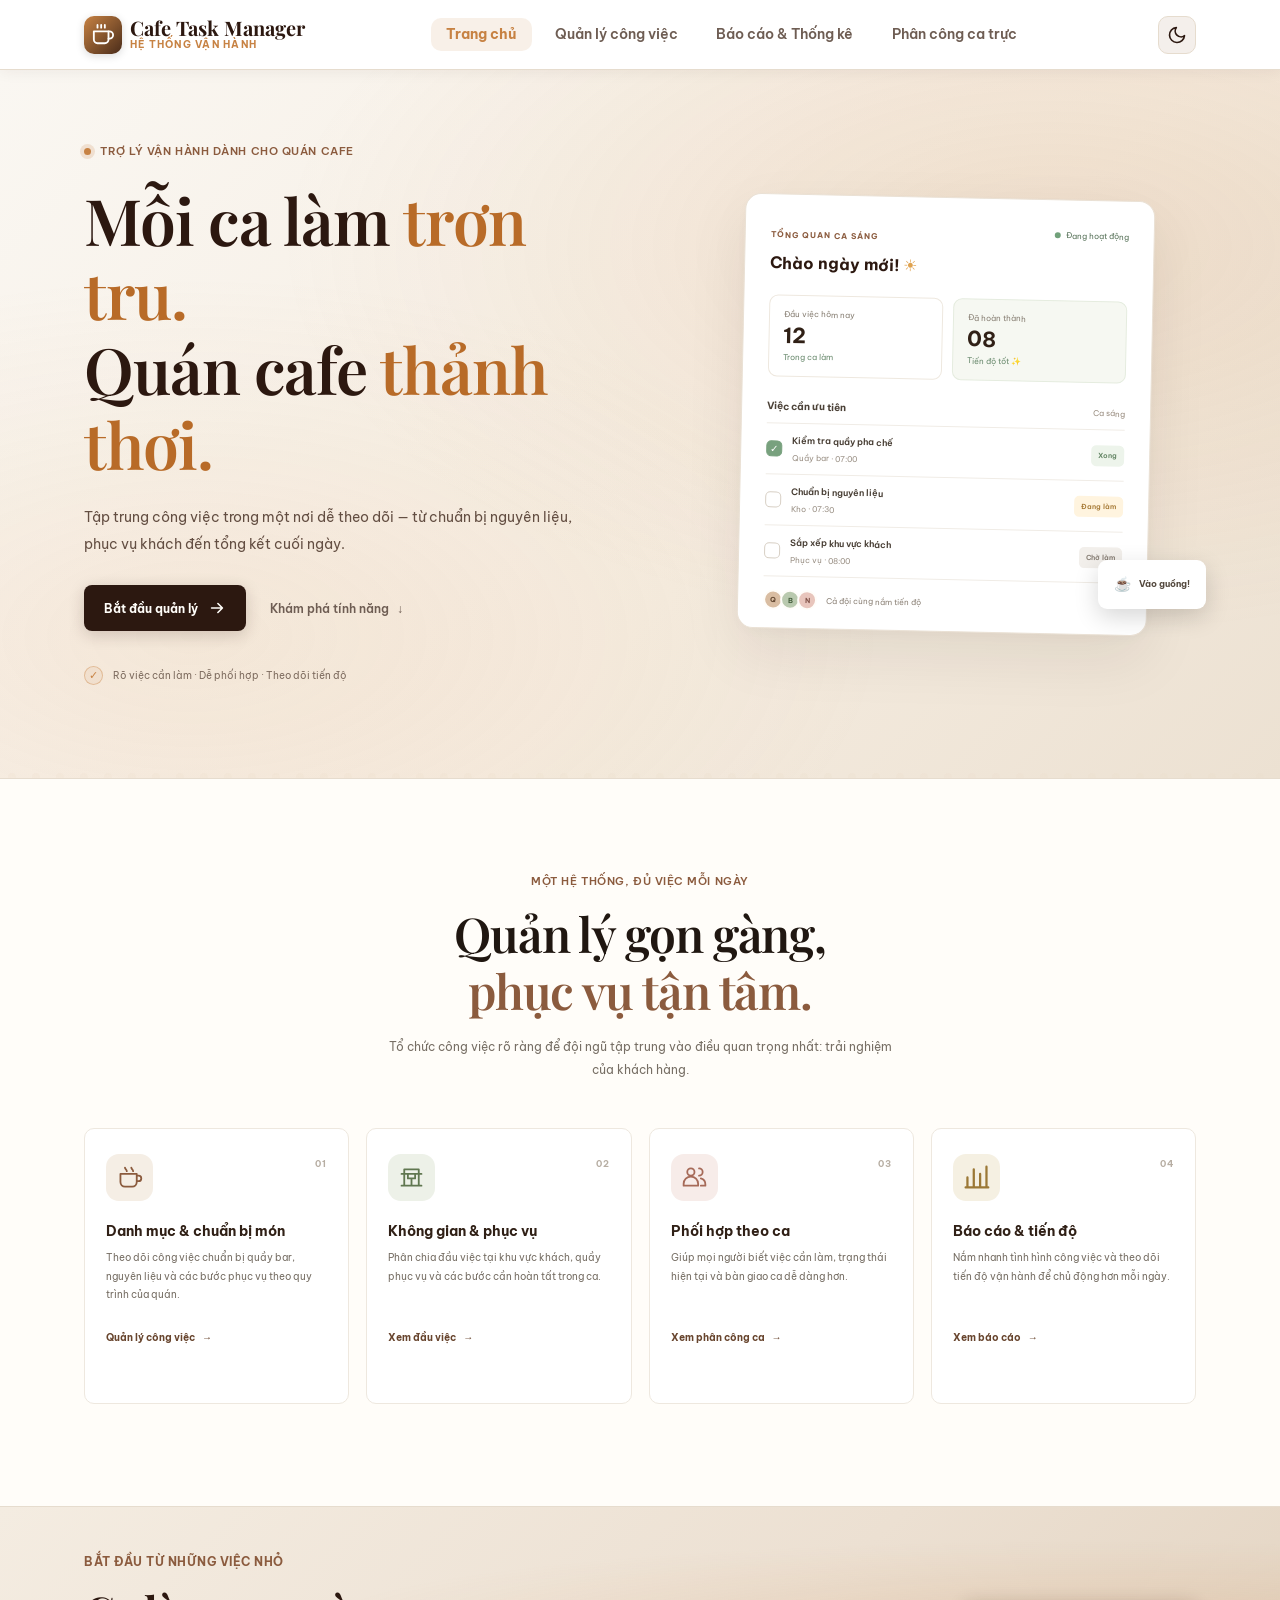
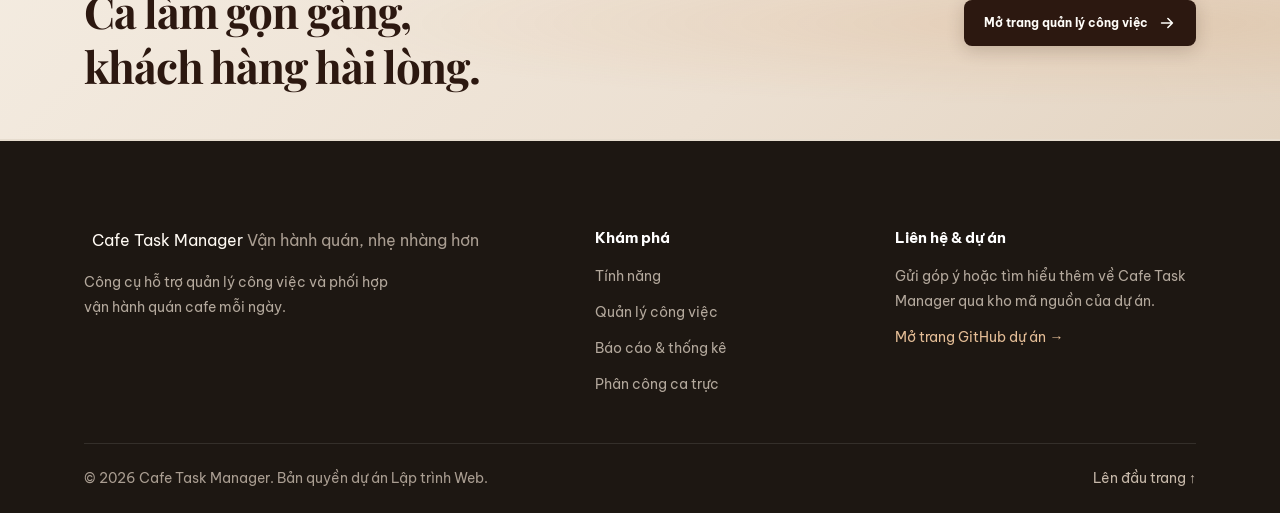
<file: index.html>
<!DOCTYPE html>
<html lang="vi">

<head>
  <meta charset="UTF-8">
  <meta name="viewport" content="width=device-width, initial-scale=1.0">
  <meta name="description"
    content="Cafe Task Manager giúp quản lý công việc, ca trực và theo dõi hoạt động quán cafe thuận tiện, rõ ràng mỗi ngày.">
  <meta name="theme-color" content="#f8f5ef">
  <title>Cafe Task Manager | Quản lý quán cafe hiệu quả</title>
  <link rel="preconnect" href="https://fonts.googleapis.com">
  <link rel="preconnect" href="https://fonts.gstatic.com" crossorigin>
  <link
    href="https://fonts.googleapis.com/css2?family=Be+Vietnam+Pro:wght@400;500;600;700;800&family=Playfair+Display:wght@600;700&display=swap"
    rel="stylesheet">
  <link rel="stylesheet" href="https://cdnjs.cloudflare.com/ajax/libs/animate.css/4.1.1/animate.min.css">
  <!-- CSS Dùng Chung (Người 1 phụ trách) -->
  <link rel="stylesheet" href="assets/css/style.css">
  <!-- CSS Trang Chủ (Người 4 phụ trách) -->
  <link rel="stylesheet" href="assets/css/home.css">

  <!-- Chống giật sáng khi chuyển trang (Tránh FOUC) -->
  <script>
    (function () {
      const savedTheme = localStorage.getItem('theme') || localStorage.getItem('CAFE_THEME');
      const prefersDark = window.matchMedia && window.matchMedia('(prefers-color-scheme: dark)').matches;
      if (savedTheme === 'dark' || (!savedTheme && prefersDark)) {
        document.documentElement.classList.add('dark-theme', 'dark-mode');
        document.documentElement.setAttribute('data-theme', 'dark');
      }
    })();
  </script>
</head>

<body>
  <a class="skip-link" href="#noi-dung">Bỏ qua điều hướng, đến nội dung chính</a>

  <!-- ================================================================
       NAVBAR RESPONSIVE DÙNG CHUNG (NGƯỜI 1 PHỤ TRÁCH)
       ================================================================ -->
  <header class="site-navbar" id="site-navbar">
    <div class="container navbar-container">

      <!-- Brand Logo & Title -->
      <a href="index.html" class="navbar-brand" aria-label="Về trang chủ Cafe Task Manager">
        <div class="brand-icon">
          <svg width="22" height="22" viewBox="0 0 24 24" fill="none" stroke="currentColor" stroke-width="2"
            stroke-linecap="round" stroke-linejoin="round">
            <path d="M18 8h1a4 4 0 0 1 0 8h-1"></path>
            <path d="M2 8h16v9a4 4 0 0 1-4 4H6a4 4 0 0 1-4-4V8z"></path>
            <line x1="6" y1="1" x2="6" y2="4"></line>
            <line x1="10" y1="1" x2="10" y2="4"></line>
            <line x1="14" y1="1" x2="14" y2="4"></line>
          </svg>
        </div>
        <div class="brand-text">
          <span class="brand-title">Cafe Task Manager</span>
          <span class="brand-badge">Hệ thống vận hành</span>
        </div>
      </a>

      <!-- Menu Điều Hướng (Dùng chung cho cả 3 trang) -->
      <nav class="navbar-nav" id="navbar-nav" aria-label="Điều hướng chính">
        <div class="mobile-nav-header">
          <span class="brand-title" style="font-size: var(--text-lg);">Cafe Task Manager</span>
          <button type="button" class="mobile-nav-close" id="mobile-nav-close" aria-label="Đóng menu">&times;</button>
        </div>

        <ul class="nav-list">
          <li><a href="index.html" class="nav-link active" aria-current="page">Trang chủ</a></li>
          <li><a href="tasks.html" class="nav-link">Quản lý công việc</a></li>
          <li><a href="statistics.html" class="nav-link">Báo cáo &amp; Thống kê</a></li>
          <li><a href="pages/page-3.html" class="nav-link">Phân công ca trực</a></li>
        </ul>
      </nav>

      <!-- Overlay che mờ khi mở mobile drawer -->
      <div class="navbar-overlay" id="navbar-overlay" aria-hidden="true"></div>

      <!-- Action Buttons (Dark Mode Toggle & Nút công cụ) -->
      <div class="navbar-actions">
        <!-- Nút chuyển đổi Dark Mode / Light Mode -->
        <button type="button" class="theme-toggle-btn" id="theme-toggle" aria-label="Chuyển đổi giao diện Sáng/Tối"
          title="Chuyển đổi giao diện">
          <svg width="20" height="20" viewBox="0 0 24 24" fill="none" stroke="currentColor" stroke-width="2">
            <path d="M21 12.79A9 9 0 1 1 11.21 3 7 7 0 0 0 21 12.79z"></path>
          </svg>
        </button>

        <!-- Nút Hamburger Điều Khiển Mobile Menu -->
        <button type="button" class="navbar-toggle" id="navbar-toggle" aria-label="Mở menu điều hướng"
          aria-expanded="false" aria-controls="navbar-nav">
          <span class="hamburger-box">
            <span class="hamburger-inner"></span>
          </span>
        </button>
      </div>

    </div>
  </header>

  <main id="noi-dung">
    <section class="hero" aria-labelledby="hero-title">
      <div class="container hero-layout">
        <div class="hero-copy animate__animated animate__fadeInUp">
          <p class="eyebrow"><span class="eyebrow-dot"></span> Trợ lý vận hành dành cho quán cafe</p>
          <h1 id="hero-title">Mỗi ca làm <span>trơn tru.</span><br>Quán cafe <span>thảnh thơi.</span></h1>
          <p class="hero-description">Tập trung công việc trong một nơi dễ theo dõi — từ chuẩn bị nguyên liệu, phục vụ
            khách đến tổng kết cuối ngày.</p>
          <div class="hero-actions">
            <a class="button button-light" href="tasks.html">
              Bắt đầu quản lý
              <svg viewBox="0 0 20 20" aria-hidden="true">
                <path d="M4 10h12m-5-5 5 5-5 5" fill="none" stroke="currentColor" stroke-width="1.8"
                  stroke-linecap="round" stroke-linejoin="round" />
              </svg>
            </a>
            <a class="text-link" href="#tinh-nang">Khám phá tính năng <span aria-hidden="true">↓</span></a>
          </div>
          <div class="hero-note">
            <span class="note-icon" aria-hidden="true">✓</span>
            <span>Rõ việc cần làm · Dễ phối hợp · Theo dõi tiến độ</span>
          </div>
        </div>

        <div class="hero-visual animate__animated animate__fadeIn animate__delay-1s"
          aria-label="Minh họa bảng theo dõi công việc trong quán">
          <div class="visual-glow"></div>
          <div class="dashboard-card">
            <div class="dashboard-top">
              <div>
                <span class="dashboard-kicker">TỔNG QUAN CA SÁNG</span>
                <h2>Chào ngày mới! <span aria-hidden="true">☀</span></h2>
              </div>
              <span class="live-indicator"><i></i> Đang hoạt động</span>
            </div>
            <div class="dashboard-stats">
              <div class="mini-stat"><span>Đầu việc hôm nay</span><strong>12</strong><small>Trong ca làm</small></div>
              <div class="mini-stat mini-stat-accent"><span>Đã hoàn thành</span><strong>08</strong><small>Tiến độ tốt
                  ✨</small></div>
            </div>
            <div class="task-preview-heading">
              <strong>Việc cần ưu tiên</strong>
              <span>Ca sáng</span>
            </div>
            <div class="task-preview">
              <span class="task-check done" aria-hidden="true">✓</span>
              <span class="task-label"><strong>Kiểm tra quầy pha chế</strong><small>Quầy bar · 07:00</small></span>
              <span class="task-tag tag-done">Xong</span>
            </div>
            <div class="task-preview">
              <span class="task-check" aria-hidden="true"></span>
              <span class="task-label"><strong>Chuẩn bị nguyên liệu</strong><small>Kho · 07:30</small></span>
              <span class="task-tag tag-progress">Đang làm</span>
            </div>
            <div class="task-preview">
              <span class="task-check" aria-hidden="true"></span>
              <span class="task-label"><strong>Sắp xếp khu vực khách</strong><small>Phục vụ · 08:00</small></span>
              <span class="task-tag tag-pending">Chờ làm</span>
            </div>
            <div class="dashboard-footer"><span class="avatar-stack"
                aria-hidden="true"><i>Q</i><i>B</i><i>N</i></span><span>Cả đội cùng nắm tiến độ</span></div>
          </div>
          <div class="floating-coffee" aria-hidden="true">☕ <span>Vào guồng!</span></div>
        </div>
      </div>
      <div class="hero-bottom" aria-hidden="true">
        <span></span><span></span><span></span><span></span><span></span><span></span><span></span><span></span><span></span><span></span><span></span><span></span><span></span><span></span><span></span><span></span><span></span><span></span><span></span><span></span><span></span><span></span><span></span><span></span><span></span><span></span><span></span><span></span><span></span><span></span><span></span><span></span><span></span><span></span><span></span><span></span><span></span><span></span><span></span><span></span><span></span><span></span><span></span><span></span><span></span><span></span><span></span><span></span><span></span><span></span><span></span><span></span><span></span><span></span><span></span><span></span><span></span><span></span><span></span><span></span><span></span><span></span><span></span><span></span><span></span><span></span><span></span><span></span><span></span><span></span><span></span><span></span><span></span><span></span><span></span><span></span><span></span><span></span><span></span><span></span><span></span><span></span><span></span><span></span><span></span><span></span><span></span><span></span><span></span><span></span><span></span><span></span><span></span><span></span><span></span><span></span><span></span><span></span><span></span><span></span><span></span><span></span><span></span><span></span><span></span><span></span><span></span><span></span><span></span><span></span><span></span><span></span><span></span><span></span><span></span><span></span><span></span><span></span><span></span><span></span><span></span><span></span><span></span><span></span><span></span><span></span><span></span><span></span><span></span><span></span><span></span><span></span><span></span><span></span><span></span><span></span><span></span><span></span><span></span><span></span><span></span><span></span><span></span><span></span><span></span><span></span><span></span><span></span><span></span><span></span><span></span><span></span><span></span><span></span><span></span><span></span><span></span><span></span><span></span><span></span><span></span><span></span><span></span><span></span><span></span><span></span><span></span><span></span><span></span><span></span><span></span><span></span><span></span><span></span><span></span><span></span><span></span><span></span><span></span><span></span><span></span><span></span><span></span><span></span><span></span><span></span><span></span><span></span><span></span><span></span><span></span><span></span><span></span><span></span><span></span><span></span><span></span></span>
    </section>

    <section class="features section-space" id="tinh-nang" aria-labelledby="features-title">
      <div class="container">
        <div class="section-heading">
          <p class="eyebrow eyebrow-dark">Một hệ thống, đủ việc mỗi ngày</p>
          <h2 id="features-title">Quản lý gọn gàng,<br><span>phục vụ tận tâm.</span></h2>
          <p>Tổ chức công việc rõ ràng để đội ngũ tập trung vào điều quan trọng nhất: trải nghiệm của khách hàng.</p>
        </div>

        <div class="feature-grid">
          <article class="feature-card">
            <span class="feature-icon icon-coffee" aria-hidden="true">
              <svg viewBox="0 0 32 32" fill="none">
                <path
                  d="M6 12h18v9a5 5 0 0 1-5 5h-8a5 5 0 0 1-5-5v-9Zm18 2h2a3 3 0 0 1 0 6h-2M11 5c0 2 2 2 2 4m5-4c0 2 2 2 2 4"
                  stroke="currentColor" stroke-width="2" stroke-linecap="round" stroke-linejoin="round" />
              </svg>
            </span>
            <span class="feature-number">01</span>
            <h3>Danh mục &amp; chuẩn bị món</h3>
            <p>Theo dõi công việc chuẩn bị quầy bar, nguyên liệu và các bước phục vụ theo quy trình của quán.</p>
            <a href="tasks.html" class="feature-link">Quản lý công việc <span aria-hidden="true">→</span></a>
          </article>
          <article class="feature-card">
            <span class="feature-icon icon-table" aria-hidden="true">
              <svg viewBox="0 0 32 32" fill="none">
                <path d="M5 12h22M8 12V7h16v5m-16 0v13m16-13v13M5 25h22M12 12v5h8v-5m-4 5v8" stroke="currentColor"
                  stroke-width="2" stroke-linecap="round" stroke-linejoin="round" />
              </svg>
            </span>
            <span class="feature-number">02</span>
            <h3>Không gian &amp; phục vụ</h3>
            <p>Phân chia đầu việc tại khu vực khách, quầy phục vụ và các bước cần hoàn tất trong ca.</p>
            <a href="tasks.html" class="feature-link">Xem đầu việc <span aria-hidden="true">→</span></a>
          </article>
          <article class="feature-card">
            <span class="feature-icon icon-team" aria-hidden="true">
              <svg viewBox="0 0 32 32" fill="none">
                <circle cx="12" cy="10" r="4" stroke="currentColor" stroke-width="2" />
                <path d="M4 25v-2a8 8 0 0 1 16 0v2H4Zm17-19a4 4 0 0 1 0 8m2 3a7 7 0 0 1 5 7v1h-5" stroke="currentColor"
                  stroke-width="2" stroke-linecap="round" stroke-linejoin="round" />
              </svg>
            </span>
            <span class="feature-number">03</span>
            <h3>Phối hợp theo ca</h3>
            <p>Giúp mọi người biết việc cần làm, trạng thái hiện tại và bàn giao ca dễ dàng hơn.</p>
            <a href="pages/page-3.html" class="feature-link">Xem phân công ca <span aria-hidden="true">→</span></a>
          </article>
          <article class="feature-card">
            <span class="feature-icon icon-chart" aria-hidden="true">
              <svg viewBox="0 0 32 32" fill="none">
                <path d="M6 26V16m7 10V7m7 19V12m7 14V4M4 27h25" stroke="currentColor" stroke-width="2.5"
                  stroke-linecap="round" stroke-linejoin="round" />
              </svg>
            </span>
            <span class="feature-number">04</span>
            <h3>Báo cáo &amp; tiến độ</h3>
            <p>Nắm nhanh tình hình công việc và theo dõi tiến độ vận hành để chủ động hơn mỗi ngày.</p>
            <a href="statistics.html" class="feature-link">Xem báo cáo <span aria-hidden="true">→</span></a>
          </article>
        </div>
      </div>
    </section>

    <section class="closing-cta" aria-labelledby="closing-title">
      <div class="container closing-inner">
        <div>
          <p class="eyebrow">Bắt đầu từ những việc nhỏ</p>
          <h2 id="closing-title">Ca làm gọn gàng,<br>khách hàng hài lòng.</h2>
        </div>
        <a class="button button-light" href="tasks.html">Mở trang quản lý công việc
          <svg viewBox="0 0 20 20" aria-hidden="true">
            <path d="M4 10h12m-5-5 5 5-5 5" fill="none" stroke="currentColor" stroke-width="1.8" stroke-linecap="round"
              stroke-linejoin="round" />
          </svg>
        </a>
      </div>
    </section>
  </main>

  <footer class="site-footer">
    <div class="container">
      <div class="footer-main">
        <div class="footer-about">
          <a class="brand footer-brand" href="index.html">
            <span class="brand-mark" aria-hidden="true">
              <svg viewBox="0 0 32 32" fill="none">
                <path d="M7 12h17v9a5 5 0 0 1-5 5h-7a5 5 0 0 1-5-5v-9Z" stroke="currentColor" stroke-width="2" />
                <path d="M24 14h2a3 3 0 0 1 0 6h-2M11 5c0 2 2 2 2 4m5-4c0 2 2 2 2 4" stroke="currentColor"
                  stroke-width="2" stroke-linecap="round" />
              </svg>
            </span>
            <span class="brand-copy">
              <span class="brand-name">Cafe Task Manager</span>
              <span class="brand-caption">Vận hành quán, nhẹ nhàng hơn</span>
            </span>
          </a>
          <p>Công cụ hỗ trợ quản lý công việc và phối hợp vận hành quán cafe mỗi ngày.</p>
        </div>
        <div class="footer-column">
          <h2>Khám phá</h2>
          <a href="#tinh-nang">Tính năng</a>
          <a href="tasks.html">Quản lý công việc</a>
          <a href="statistics.html">Báo cáo &amp; thống kê</a>
          <a href="pages/page-3.html">Phân công ca trực</a>
        </div>
        <div class="footer-column footer-contact">
          <h2>Liên hệ &amp; dự án</h2>
          <p>Gửi góp ý hoặc tìm hiểu thêm về Cafe Task Manager qua kho mã nguồn của dự án.</p>
          <a href="https://github.com/tienducn582-ui/QuanLyQuanCoffe" target="_blank" rel="noopener noreferrer">Mở trang
            GitHub dự án <span aria-hidden="true">→</span></a>
        </div>
      </div>
      <div class="footer-bottom">
        <span>© 2026 Cafe Task Manager. Bản quyền dự án Lập trình Web.</span>
        <a href="#noi-dung">Lên đầu trang ↑</a>
      </div>
    </div>
  </footer>

  <!-- JavaScript Dùng Chung (Người 1 phụ trách) -->
  <script src="assets/js/theme.js"></script>
  <script src="assets/js/main.js"></script>
</body>

</html>
</file>
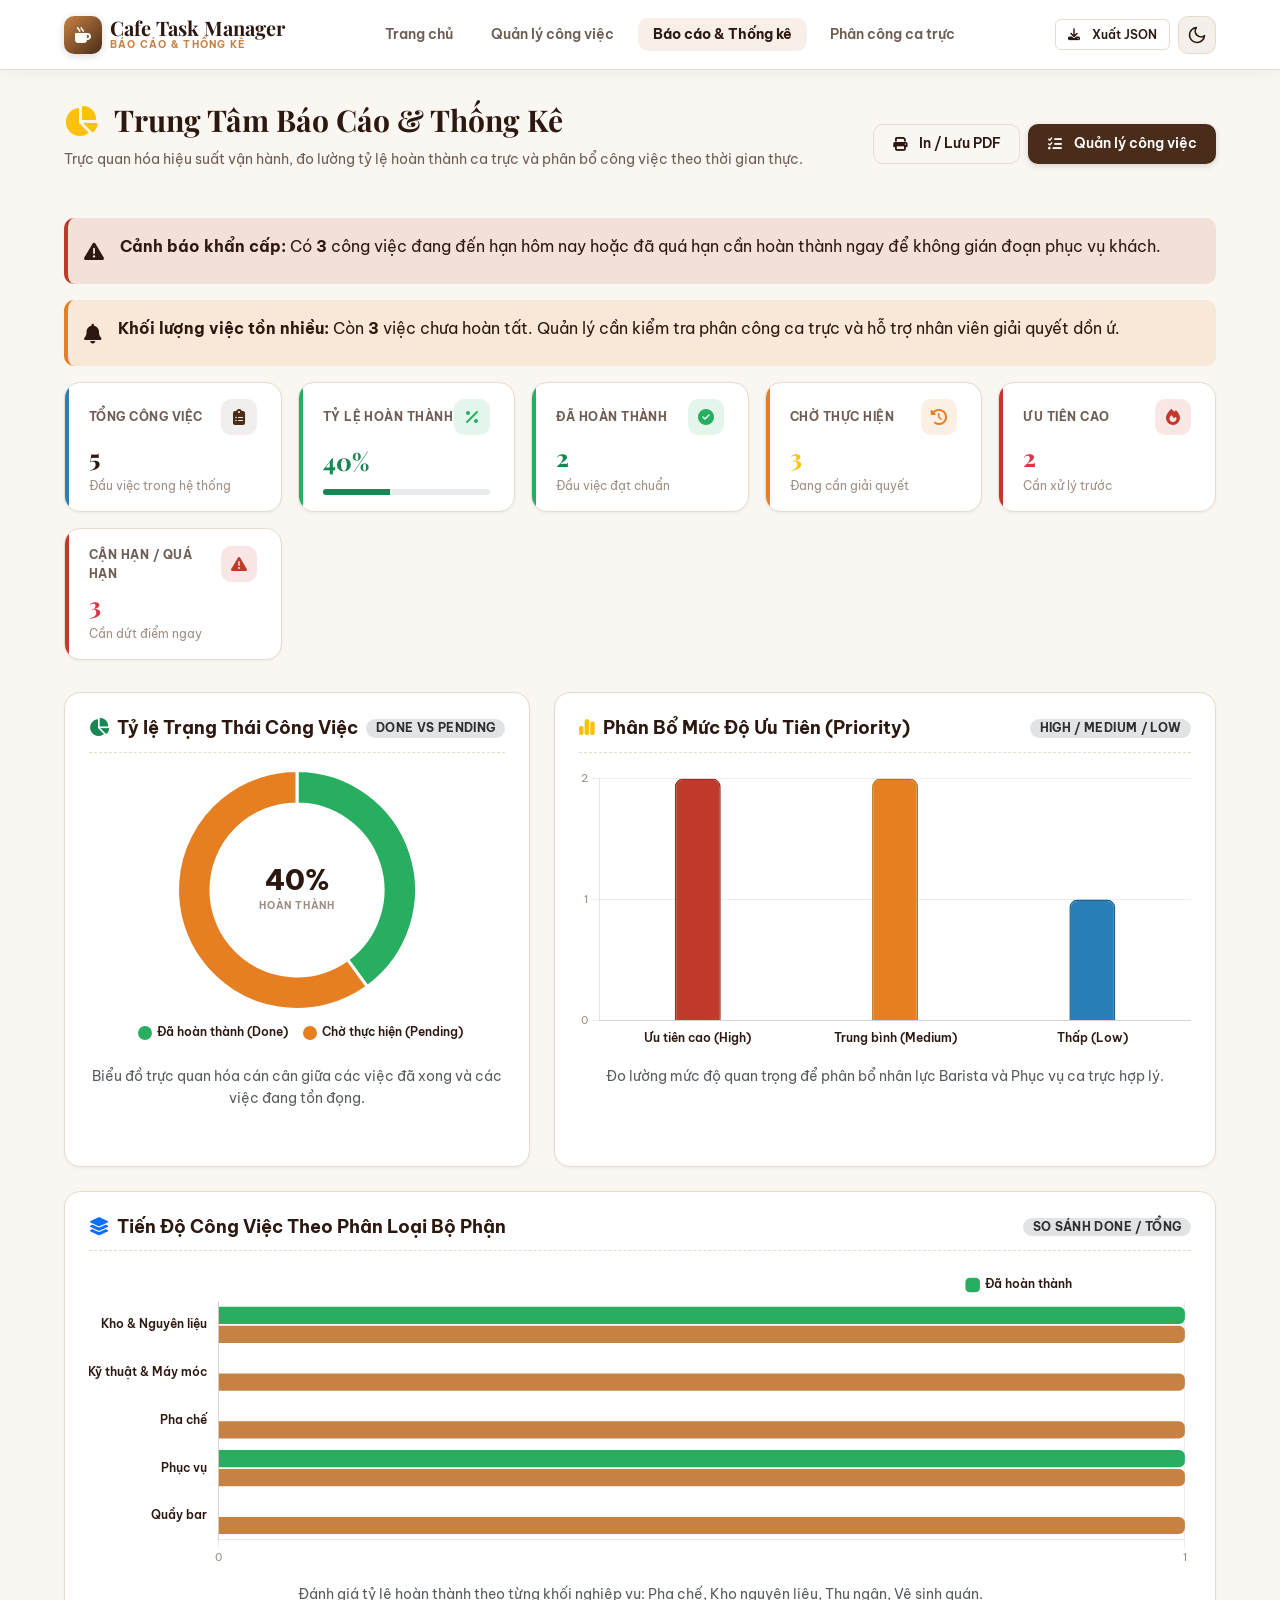
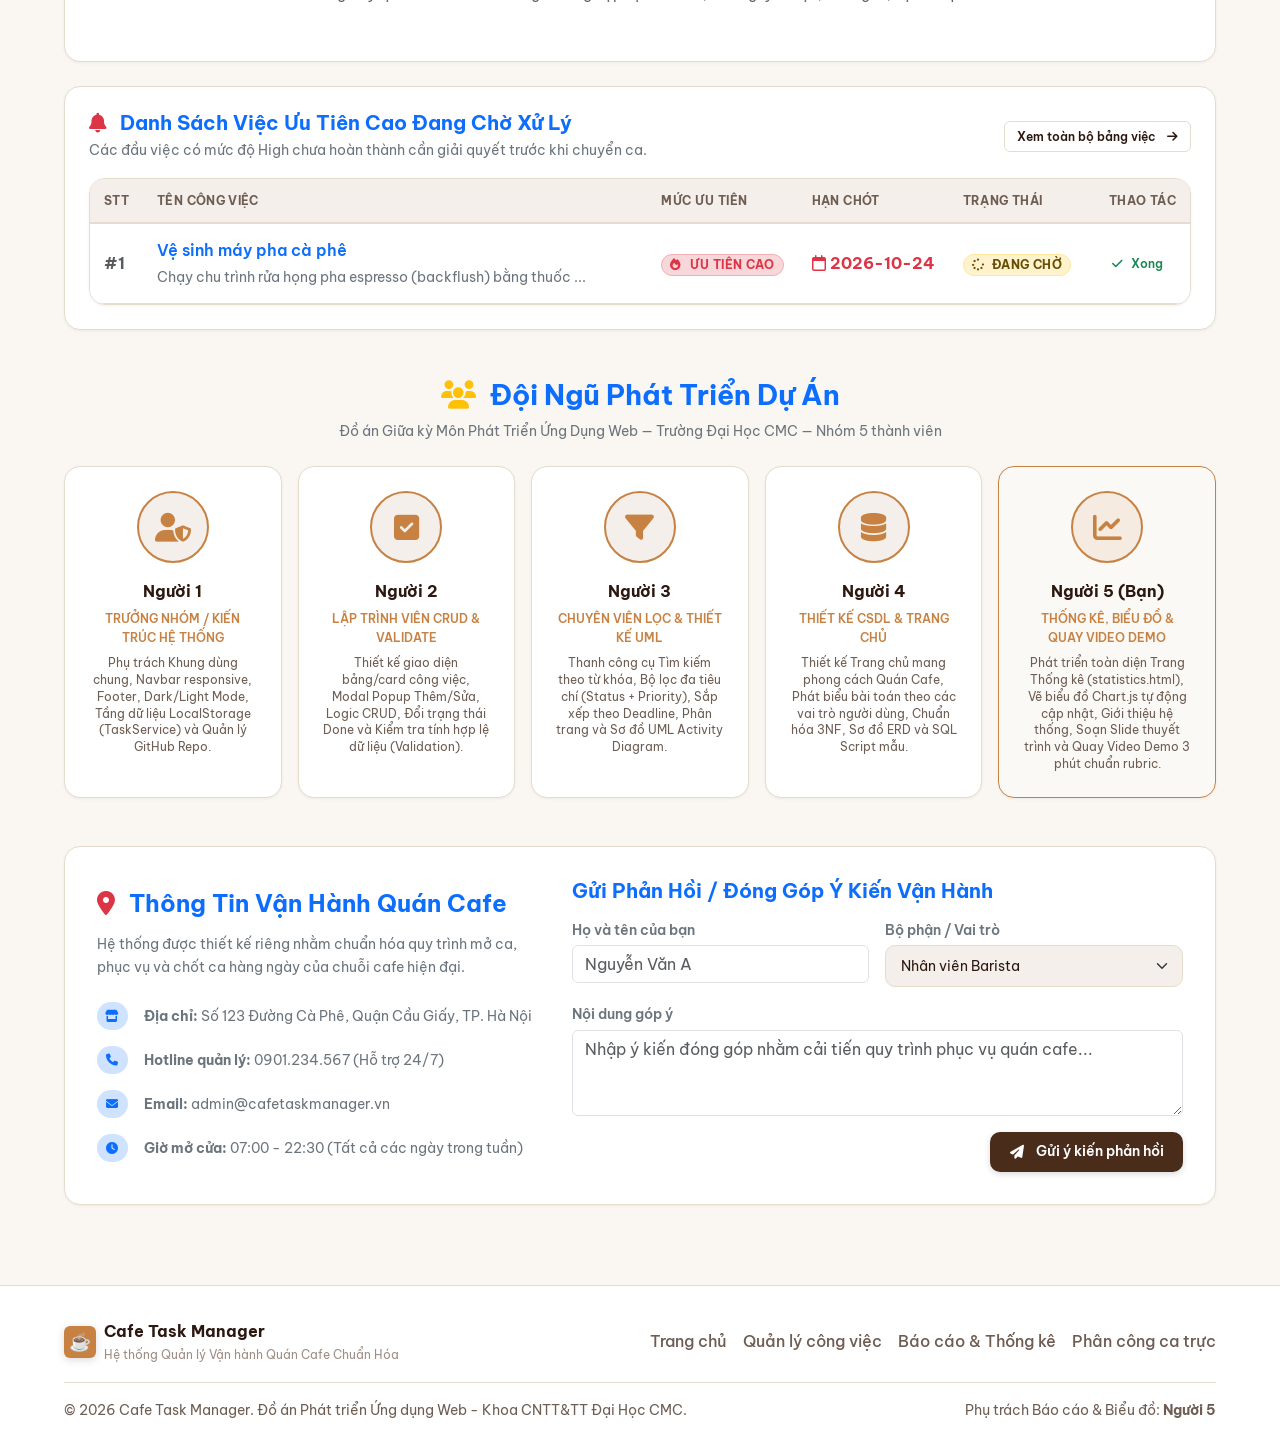
<file: statistics.html>
<!DOCTYPE html>
<html lang="vi">
<head>
  <meta charset="UTF-8">
  <meta name="viewport" content="width=device-width, initial-scale=1.0">
  <title>Báo Cáo &amp; Thống Kê Vận Hành - Cafe Task Manager</title>
  <meta name="description" content="Trung tâm Báo cáo, Thống kê hiệu suất và Giới thiệu hệ thống vận hành Quán Cafe - Phụ trách bởi Người 5.">

  <!-- 1. Google Fonts -->
  <link rel="preconnect" href="https://fonts.googleapis.com">
  <link rel="preconnect" href="https://fonts.gstatic.com" crossorigin>
  <link href="https://fonts.googleapis.com/css2?family=Be+Vietnam+Pro:ital,wght@0,300;0,400;0,500;0,600;0,700;0,800;1,400&family=Playfair+Display:ital,wght@0,600;0,700;1,600&display=swap" rel="stylesheet">

  <!-- 2. Bootstrap 5 CSS -->
  <link href="https://cdn.jsdelivr.net/npm/bootstrap@5.3.3/dist/css/bootstrap.min.css" rel="stylesheet">

  <!-- 3. Font Awesome 6 Icons -->
  <link rel="stylesheet" href="https://cdnjs.cloudflare.com/ajax/libs/font-awesome/6.5.1/css/all.min.css">

  <!-- 4. Animate.css -->
  <link rel="stylesheet" href="https://cdnjs.cloudflare.com/ajax/libs/animate.css/4.1.1/animate.min.css">

  <!-- 5. CSS Dùng Chung Toàn Hệ Thống (Người 1 phụ trách) -->
  <link rel="stylesheet" href="assets/css/style.css">

  <!-- Chống giật sáng khi chuyển trang (Tránh FOUC) -->
  <script>
    (function () {
      const savedTheme = localStorage.getItem('theme') || localStorage.getItem('CAFE_THEME');
      const prefersDark = window.matchMedia && window.matchMedia('(prefers-color-scheme: dark)').matches;
      if (savedTheme === 'dark' || (!savedTheme && prefersDark)) {
        document.documentElement.classList.add('dark-theme', 'dark-mode');
        document.documentElement.setAttribute('data-theme', 'dark');
      }
    })();
  </script>

  <!-- 6. CSS Tinh chỉnh Riêng Cho Trang Thống Kê (Người 5 phụ trách) -->
  <style>
    /* Bố cục KPI Dashboard */
    .stats-kpi-grid {
      display: grid;
      grid-template-columns: repeat(auto-fit, minmax(180px, 1fr));
      gap: var(--space-md);
      margin-bottom: var(--space-xl);
    }
    .kpi-card {
      background-color: var(--bg-surface);
      border: 1px solid var(--border-color);
      border-radius: var(--radius-lg);
      padding: var(--space-md) var(--space-lg);
      box-shadow: var(--shadow-sm);
      display: flex;
      flex-direction: column;
      justify-content: space-between;
      transition: transform var(--transition-fast), box-shadow var(--transition-fast);
      position: relative;
      overflow: hidden;
    }
    .kpi-card:hover {
      transform: translateY(-3px);
      box-shadow: var(--shadow-md);
    }
    .kpi-card::before {
      content: '';
      position: absolute;
      top: 0;
      left: 0;
      width: 4px;
      height: 100%;
      background: var(--accent);
    }
    .kpi-card.kpi-done::before { background: var(--status-completed); }
    .kpi-card.kpi-pending::before { background: var(--status-pending); }
    .kpi-card.kpi-high::before { background: var(--danger); }
    .kpi-card.kpi-info::before { background: var(--info); }

    .kpi-header {
      display: flex;
      justify-content: space-between;
      align-items: center;
      margin-bottom: var(--space-xs);
    }
    .kpi-title {
      font-size: var(--text-xs);
      font-weight: 700;
      text-transform: uppercase;
      color: var(--text-secondary);
      letter-spacing: 0.04em;
    }
    .kpi-icon {
      width: 36px;
      height: 36px;
      border-radius: var(--radius-md);
      display: flex;
      align-items: center;
      justify-content: center;
      font-size: 1rem;
    }
    .kpi-value {
      font-size: var(--text-2xl);
      font-weight: 800;
      color: var(--text-primary);
      line-height: 1.2;
      font-family: var(--font-serif);
    }
    .kpi-sub {
      font-size: var(--text-xs);
      color: var(--text-muted);
      margin-top: 4px;
    }

    /* Khối biểu đồ */
    .chart-card {
      background-color: var(--bg-surface);
      border: 1px solid var(--border-color);
      border-radius: var(--radius-lg);
      padding: var(--space-lg);
      box-shadow: var(--shadow-sm);
      margin-bottom: var(--space-xl);
      height: 100%;
      display: flex;
      flex-direction: column;
    }
    .chart-card-header {
      display: flex;
      justify-content: space-between;
      align-items: center;
      margin-bottom: var(--space-md);
      padding-bottom: var(--space-sm);
      border-bottom: 1px dashed var(--border-color);
    }
    .chart-card-title {
      font-size: var(--text-lg);
      font-weight: 700;
      color: var(--text-primary);
      margin: 0;
      display: flex;
      align-items: center;
      gap: 8px;
    }
    .chart-container {
      position: relative;
      height: 280px;
      min-height: 280px;
      width: 100%;
    }

    /* Management Insight Alert */
    .insight-alert {
      display: flex;
      align-items: flex-start;
      gap: var(--space-md);
      padding: var(--space-md);
      border-radius: var(--radius-md);
      margin-bottom: var(--space-md);
      border-left: 4px solid;
    }
    .insight-alert.insight-success {
      background: var(--status-completed-bg);
      border-color: var(--status-completed);
      color: var(--text-primary);
    }
    .insight-alert.insight-warning {
      background: var(--status-pending-bg);
      border-color: var(--status-pending);
      color: var(--text-primary);
    }
    .insight-alert.insight-danger {
      background: var(--danger-soft);
      border-color: var(--danger);
      color: var(--text-primary);
    }
    .insight-alert.insight-info {
      background: var(--accent-soft);
      border-color: var(--accent);
      color: var(--text-primary);
    }
    .insight-icon {
      font-size: 1.25rem;
      margin-top: 2px;
    }
    .insight-body p {
      margin: 4px 0 0 0;
      font-size: var(--text-sm);
      color: var(--text-secondary);
    }

    /* Bảng việc gấp */
    .urgent-table-card {
      background-color: var(--bg-surface);
      border: 1px solid var(--border-color);
      border-radius: var(--radius-lg);
      padding: var(--space-lg);
      box-shadow: var(--shadow-sm);
      margin-bottom: var(--space-2xl);
    }
    .urgent-table-card table th {
      background-color: var(--bg-surface-secondary);
      color: var(--text-secondary);
      font-size: var(--text-xs);
      text-transform: uppercase;
      font-weight: 700;
      letter-spacing: 0.03em;
      border-bottom: 2px solid var(--border-color);
      padding: 12px 14px;
    }
    .urgent-table-card table td {
      padding: 14px;
      vertical-align: middle;
      border-bottom: 1px solid var(--border-color);
      color: var(--text-primary);
      background-color: var(--bg-surface);
    }

    /* Thẻ giới thiệu thành viên nhóm */
    .team-section {
      margin-bottom: var(--space-2xl);
    }
    .team-grid {
      display: grid;
      grid-template-columns: repeat(auto-fit, minmax(210px, 1fr));
      gap: var(--space-md);
    }
    .team-card {
      background-color: var(--bg-surface);
      border: 1px solid var(--border-color);
      border-radius: var(--radius-lg);
      padding: var(--space-lg);
      text-align: center;
      box-shadow: var(--shadow-sm);
      transition: transform var(--transition-fast), box-shadow var(--transition-fast);
    }
    .team-card:hover {
      transform: translateY(-4px);
      box-shadow: var(--shadow-md);
      border-color: var(--accent);
    }
    .team-avatar {
      width: 72px;
      height: 72px;
      border-radius: 50%;
      margin: 0 auto var(--space-md);
      display: flex;
      align-items: center;
      justify-content: center;
      font-size: 1.8rem;
      background: var(--bg-surface-secondary);
      border: 2px solid var(--accent);
      color: var(--accent);
    }
    .team-name {
      font-size: var(--text-base);
      font-weight: 700;
      color: var(--text-primary);
      margin-bottom: 4px;
    }
    .team-role {
      font-size: var(--text-xs);
      font-weight: 600;
      color: var(--accent);
      text-transform: uppercase;
      margin-bottom: 8px;
    }
    .team-desc {
      font-size: var(--text-xs);
      color: var(--text-secondary);
      line-height: 1.4;
    }

    /* Liên hệ quán cafe */
    .contact-card {
      background-color: var(--bg-surface);
      border: 1px solid var(--border-color);
      border-radius: var(--radius-lg);
      padding: var(--space-xl);
      box-shadow: var(--shadow-sm);
      margin-bottom: var(--space-2xl);
    }

    @media print {
      .site-navbar, .navbar-actions, .hero-actions, .btn-print, .team-section, .contact-card, .site-footer {
        display: none !important;
      }
      body {
        background: #fff !important;
        color: #000 !important;
      }
      .chart-card, .kpi-card, .urgent-table-card {
        box-shadow: none !important;
        border: 1px solid #ccc !important;
        page-break-inside: avoid;
      }
    }
  </style>
</head>
<body>

  <!-- ================================================================
       NAVBAR RESPONSIVE DÙNG CHUNG (NGƯỜI 1 PHỤ TRÁCH)
       ================================================================ -->
  <header class="site-navbar" id="site-navbar">
    <div class="container navbar-container">
      
      <!-- Brand Logo & Title -->
      <a href="index.html" class="navbar-brand" aria-label="Về trang chủ Cafe Task Manager">
        <div class="brand-icon">
          <i class="fa-solid fa-mug-hot"></i>
        </div>
        <div class="brand-text">
          <span class="brand-title">Cafe Task Manager</span>
          <span class="brand-badge">Báo cáo &amp; Thống kê</span>
        </div>
      </a>

      <!-- Menu Điều Hướng (Dùng chung cho cả 3 trang) -->
      <nav class="navbar-nav" id="navbar-nav" aria-label="Điều hướng chính">
        <div class="mobile-nav-header">
          <span class="brand-title" style="font-size: var(--text-lg);">Cafe Task Manager</span>
          <button type="button" class="mobile-nav-close" id="mobile-nav-close" aria-label="Đóng menu">&times;</button>
        </div>

        <ul class="nav-list">
          <li><a href="index.html" class="nav-link">Trang chủ</a></li>
          <li><a href="tasks.html" class="nav-link">Quản lý công việc</a></li>
          <li><a href="statistics.html" class="nav-link active" aria-current="page">Báo cáo &amp; Thống kê</a></li>
          <li><a href="pages/page-3.html" class="nav-link">Phân công ca trực</a></li>
        </ul>
      </nav>

      <!-- Overlay che mờ khi mở mobile drawer -->
      <div class="navbar-overlay" id="navbar-overlay" aria-hidden="true"></div>

      <!-- Action Buttons (Dark Mode Toggle & Nút công cụ) -->
      <div class="navbar-actions">
        <!-- Nút Xuất JSON -->
        <button type="button" class="btn btn-sm btn-outline btn-export-json d-none d-md-inline-flex" title="Tải xuống tệp dữ liệu cafe-tasks.json">
          <i class="fa-solid fa-download me-1"></i> Xuất JSON
        </button>

        <!-- Nút chuyển đổi Dark Mode / Light Mode -->
        <button type="button" class="theme-toggle-btn" id="theme-toggle" aria-label="Chuyển đổi giao diện Sáng/Tối" title="Chuyển đổi giao diện">
          <i class="fa-solid fa-moon"></i>
        </button>

        <!-- Nút Hamburger Điều Khiển Mobile Menu -->
        <button type="button" class="navbar-toggle" id="navbar-toggle" aria-label="Mở menu điều hướng" aria-expanded="false" aria-controls="navbar-nav">
          <span class="hamburger-box">
            <span class="hamburger-inner"></span>
          </span>
        </button>
      </div>

    </div>
  </header>

  <!-- ================================================================
       MAIN CONTENT: TRUNG TÂM BÁO CÁO & THỐNG KÊ (NGƯỜI 5 PHỤ TRÁCH)
       ================================================================ -->
  <main class="main-content">
    <div class="container">
      
      <!-- 1. TIÊU ĐỀ TRANG VÀ NÚT TÁC VỤ NHANH -->
      <div class="page-header flex-column flex-md-row align-items-start align-items-md-center justify-content-between gap-3">
        <div class="page-title-group">
          <h1>
            <i class="fa-solid fa-chart-pie text-warning me-2"></i>
            <span>Trung Tâm Báo Cáo &amp; Thống Kê</span>
          </h1>
          <p class="page-title-desc">
            Trực quan hóa hiệu suất vận hành, đo lường tỷ lệ hoàn thành ca trực và phân bổ công việc theo thời gian thực.
          </p>
        </div>

        <div class="d-flex flex-wrap gap-2">
          <button type="button" class="btn btn-outline" id="btn-print-report" title="In báo cáo này ra giấy hoặc lưu thành PDF">
            <i class="fa-solid fa-print me-1"></i> In / Lưu PDF
          </button>
          <a href="tasks.html" class="btn btn-primary" title="Chuyển sang trang Quản lý công việc để CRUD">
            <i class="fa-solid fa-list-check me-1"></i> Quản lý công việc
          </a>
        </div>
      </div>

      <!-- 2. KHỐI NHẬN XÉT QUẢN TRỊ TỰ ĐỘNG (DYNAMIC INSIGHTS) -->
      <div id="management-insights">
        <!-- Render tự động bởi assets/js/stats.js -->
      </div>

      <!-- 3. BẢNG TỔNG HỢP CHỈ SỐ KPI VẬN HÀNH (6 THẺ ĐỘNG) -->
      <div class="stats-kpi-grid">
        <!-- Tổng số công việc -->
        <div class="kpi-card kpi-info">
          <div class="kpi-header">
            <span class="kpi-title">Tổng công việc</span>
            <div class="kpi-icon" style="background: var(--primary-soft); color: var(--primary);">
              <i class="fa-solid fa-clipboard-list"></i>
            </div>
          </div>
          <div class="kpi-value" id="stat-total-tasks">0</div>
          <div class="kpi-sub">Đầu việc trong hệ thống</div>
        </div>

        <!-- Tỷ lệ hoàn thành -->
        <div class="kpi-card kpi-done">
          <div class="kpi-header">
            <span class="kpi-title">Tỷ lệ hoàn thành</span>
            <div class="kpi-icon" style="background: var(--status-completed-bg); color: var(--status-completed);">
              <i class="fa-solid fa-percent"></i>
            </div>
          </div>
          <div class="kpi-value text-success" id="stat-completion-rate">0%</div>
          <div class="progress mt-2" style="height: 6px;">
            <div class="progress-bar bg-success" id="stat-progress-bar" role="progressbar" style="width: 0%"></div>
          </div>
        </div>

        <!-- Đã hoàn thành (Done) -->
        <div class="kpi-card kpi-done">
          <div class="kpi-header">
            <span class="kpi-title">Đã hoàn thành</span>
            <div class="kpi-icon" style="background: var(--status-completed-bg); color: var(--status-completed);">
              <i class="fa-solid fa-circle-check"></i>
            </div>
          </div>
          <div class="kpi-value text-success" id="stat-done-tasks">0</div>
          <div class="kpi-sub">Đầu việc đạt chuẩn</div>
        </div>

        <!-- Chờ thực hiện (Pending) -->
        <div class="kpi-card kpi-pending">
          <div class="kpi-header">
            <span class="kpi-title">Chờ thực hiện</span>
            <div class="kpi-icon" style="background: var(--status-pending-bg); color: var(--status-pending);">
              <i class="fa-solid fa-clock-rotate-left"></i>
            </div>
          </div>
          <div class="kpi-value text-warning" id="stat-pending-tasks">0</div>
          <div class="kpi-sub">Đang cần giải quyết</div>
        </div>

        <!-- Ưu tiên cao (High) -->
        <div class="kpi-card kpi-high">
          <div class="kpi-header">
            <span class="kpi-title">Ưu tiên cao</span>
            <div class="kpi-icon" style="background: var(--danger-soft); color: var(--danger);">
              <i class="fa-solid fa-fire"></i>
            </div>
          </div>
          <div class="kpi-value text-danger" id="stat-high-priority">0</div>
          <div class="kpi-sub">Cần xử lý trước</div>
        </div>

        <!-- Hạn chót hôm nay / Quá hạn -->
        <div class="kpi-card kpi-high">
          <div class="kpi-header">
            <span class="kpi-title">Cận hạn / Quá hạn</span>
            <div class="kpi-icon" style="background: var(--danger-soft); color: var(--danger);">
              <i class="fa-solid fa-triangle-exclamation"></i>
            </div>
          </div>
          <div class="kpi-value text-danger" id="stat-due-soon">0</div>
          <div class="kpi-sub">Cần dứt điểm ngay</div>
        </div>
      </div>

      <!-- 4. KHU VỰC VẼ BIỂU ĐỒ CHART.JS (BONUS RUBRIC 10 ĐIỂM) -->
      <div class="row g-4 mb-4">
        <!-- Biểu đồ 1: Tỷ lệ Trạng thái (Doughnut Chart) -->
        <div class="col-12 col-lg-5">
          <div class="chart-card">
            <div class="chart-card-header">
              <h2 class="chart-card-title">
                <i class="fa-solid fa-chart-pie text-success"></i>
                <span>Tỷ lệ Trạng Thái Công Việc</span>
              </h2>
              <span class="badge bg-secondary-subtle text-secondary-emphasis">Done vs Pending</span>
            </div>
            <div class="chart-container">
              <canvas id="chartStatus"></canvas>
            </div>
            <div class="text-center mt-3 small text-muted">
              Biểu đồ trực quan hóa cán cân giữa các việc đã xong và các việc đang tồn đọng.
            </div>
          </div>
        </div>

        <!-- Biểu đồ 2: Phân Bố Mức Độ Ưu Tiên (Bar Chart) -->
        <div class="col-12 col-lg-7">
          <div class="chart-card">
            <div class="chart-card-header">
              <h2 class="chart-card-title">
                <i class="fa-solid fa-chart-simple text-warning"></i>
                <span>Phân Bổ Mức Độ Ưu Tiên (Priority)</span>
              </h2>
              <span class="badge bg-secondary-subtle text-secondary-emphasis">High / Medium / Low</span>
            </div>
            <div class="chart-container">
              <canvas id="chartPriority"></canvas>
            </div>
            <div class="text-center mt-3 small text-muted">
              Đo lường mức độ quan trọng để phân bổ nhân lực Barista và Phục vụ ca trực hợp lý.
            </div>
          </div>
        </div>

        <!-- Biểu đồ 3: Phân Bổ Theo Bộ Phận / Danh Mục -->
        <div class="col-12">
          <div class="chart-card">
            <div class="chart-card-header">
              <h2 class="chart-card-title">
                <i class="fa-solid fa-layer-group text-primary"></i>
                <span>Tiến Độ Công Việc Theo Phân Loại Bộ Phận</span>
              </h2>
              <span class="badge bg-secondary-subtle text-secondary-emphasis">So sánh Done / Tổng</span>
            </div>
            <div class="chart-container" style="height: 300px; min-height: 300px;">
              <canvas id="chartCategory"></canvas>
            </div>
            <div class="text-center mt-3 small text-muted">
              Đánh giá tỷ lệ hoàn thành theo từng khối nghiệp vụ: Pha chế, Kho nguyên liệu, Thu ngân, Vệ sinh quán.
            </div>
          </div>
        </div>
      </div>

      <!-- 5. DANH SÁCH CÔNG VIỆC KHẨN CẤP CẦN XỬ LÝ GẤP -->
      <div class="urgent-table-card">
        <div class="d-flex justify-content-between align-items-center mb-3">
          <div>
            <h3 class="h5 fw-bold mb-1 text-primary">
              <i class="fa-solid fa-bell text-danger me-2"></i>
              Danh Sách Việc Ưu Tiên Cao Đang Chờ Xử Lý
            </h3>
            <p class="text-secondary small mb-0">Các đầu việc có mức độ High chưa hoàn thành cần giải quyết trước khi chuyển ca.</p>
          </div>
          <a href="tasks.html" class="btn btn-sm btn-outline">
            Xem toàn bộ bảng việc <i class="fa-solid fa-arrow-right ms-1"></i>
          </a>
        </div>

        <div class="table-responsive">
          <table class="table align-middle mb-0">
            <thead>
              <tr>
                <th style="width: 50px;">STT</th>
                <th>Tên công việc</th>
                <th style="width: 140px;">Mức ưu tiên</th>
                <th style="width: 140px;">Hạn chót</th>
                <th style="width: 130px;">Trạng thái</th>
                <th style="width: 100px;" class="text-end">Thao tác</th>
              </tr>
            </thead>
            <tbody id="urgent-tasks-table-body">
              <!-- Render tự động bởi assets/js/stats.js -->
            </tbody>
          </table>
          <div id="urgent-tasks-empty" class="text-center py-4 text-muted" style="display: none;">
            <i class="fa-solid fa-circle-check text-success fa-2x mb-2"></i>
            <div>Tuyệt vời! Hiện tại không có công việc ưu tiên cao nào bị tồn đọng.</div>
          </div>
        </div>
      </div>

      <!-- 6. PHẦN GIỚI THIỆU NHÓM DỰ ÁN (ABOUT TEAM) -->
      <section class="team-section">
        <div class="text-center mb-4">
          <h2 class="h3 fw-bold text-primary mb-2">
            <i class="fa-solid fa-users text-warning me-2"></i>
            Đội Ngũ Phát Triển Dự Án
          </h2>
          <p class="text-secondary small">
            Đồ án Giữa kỳ Môn Phát Triển Ứng Dụng Web — Trường Đại Học CMC — Nhóm 5 thành viên
          </p>
        </div>

        <div class="team-grid">
          <!-- Người 1 -->
          <div class="team-card">
            <div class="team-avatar"><i class="fa-solid fa-user-shield"></i></div>
            <div class="team-name">Người 1</div>
            <div class="team-role">Trưởng Nhóm / Kiến Trúc Hệ Thống</div>
            <div class="team-desc">
              Phụ trách Khung dùng chung, Navbar responsive, Footer, Dark/Light Mode, Tầng dữ liệu LocalStorage (TaskService) và Quản lý GitHub Repo.
            </div>
          </div>

          <!-- Người 2 -->
          <div class="team-card">
            <div class="team-avatar"><i class="fa-solid fa-square-check"></i></div>
            <div class="team-name">Người 2</div>
            <div class="team-role">Lập Trình Viên CRUD &amp; Validate</div>
            <div class="team-desc">
              Thiết kế giao diện bảng/card công việc, Modal Popup Thêm/Sửa, Logic CRUD, Đổi trạng thái Done và Kiểm tra tính hợp lệ dữ liệu (Validation).
            </div>
          </div>

          <!-- Người 3 -->
          <div class="team-card">
            <div class="team-avatar"><i class="fa-solid fa-filter"></i></div>
            <div class="team-name">Người 3</div>
            <div class="team-role">Chuyên Viên Lọc &amp; Thiết Kế UML</div>
            <div class="team-desc">
              Thanh công cụ Tìm kiếm theo từ khóa, Bộ lọc đa tiêu chí (Status + Priority), Sắp xếp theo Deadline, Phân trang và Sơ đồ UML Activity Diagram.
            </div>
          </div>

          <!-- Người 4 -->
          <div class="team-card">
            <div class="team-avatar"><i class="fa-solid fa-database"></i></div>
            <div class="team-name">Người 4</div>
            <div class="team-role">Thiết Kế CSDL &amp; Trang Chủ</div>
            <div class="team-desc">
              Thiết kế Trang chủ mang phong cách Quán Cafe, Phát biểu bài toán theo các vai trò người dùng, Chuẩn hóa 3NF, Sơ đồ ERD và SQL Script mẫu.
            </div>
          </div>

          <!-- Người 5 (Bạn) -->
          <div class="team-card" style="border-color: var(--accent); background: var(--bg-card-hover);">
            <div class="team-avatar" style="background: var(--accent-soft);"><i class="fa-solid fa-chart-line"></i></div>
            <div class="team-name">Người 5 (Bạn)</div>
            <div class="team-role">Thống Kê, Biểu Đồ &amp; Quay Video Demo</div>
            <div class="team-desc">
              Phát triển toàn diện Trang Thống kê (statistics.html), Vẽ biểu đồ Chart.js tự động cập nhật, Giới thiệu hệ thống, Soạn Slide thuyết trình và Quay Video Demo 3 phút chuẩn rubric.
            </div>
          </div>
        </div>
      </section>

      <!-- 7. THÔNG TIN LIÊN HỆ & QUÁN CAFE (CONTACT SECTION) -->
      <section class="contact-card">
        <div class="row g-4 align-items-center">
          <div class="col-12 col-md-5">
            <h3 class="h4 fw-bold text-primary mb-3">
              <i class="fa-solid fa-location-dot text-danger me-2"></i>
              Thông Tin Vận Hành Quán Cafe
            </h3>
            <p class="text-secondary small mb-4">
              Hệ thống được thiết kế riêng nhằm chuẩn hóa quy trình mở ca, phục vụ và chốt ca hàng ngày của chuỗi cafe hiện đại.
            </p>

            <ul class="list-unstyled small text-secondary d-flex flex-column gap-3 mb-0">
              <li class="d-flex align-items-center gap-3">
                <span class="badge bg-primary-subtle text-primary p-2"><i class="fa-solid fa-store fa-fw"></i></span>
                <span><strong>Địa chỉ:</strong> Số 123 Đường Cà Phê, Quận Cầu Giấy, TP. Hà Nội</span>
              </li>
              <li class="d-flex align-items-center gap-3">
                <span class="badge bg-primary-subtle text-primary p-2"><i class="fa-solid fa-phone fa-fw"></i></span>
                <span><strong>Hotline quản lý:</strong> 0901.234.567 (Hỗ trợ 24/7)</span>
              </li>
              <li class="d-flex align-items-center gap-3">
                <span class="badge bg-primary-subtle text-primary p-2"><i class="fa-solid fa-envelope fa-fw"></i></span>
                <span><strong>Email:</strong> admin@cafetaskmanager.vn</span>
              </li>
              <li class="d-flex align-items-center gap-3">
                <span class="badge bg-primary-subtle text-primary p-2"><i class="fa-solid fa-clock fa-fw"></i></span>
                <span><strong>Giờ mở cửa:</strong> 07:00 - 22:30 (Tất cả các ngày trong tuần)</span>
              </li>
            </ul>
          </div>

          <div class="col-12 col-md-7 border-start-md ps-md-4">
            <h4 class="h5 fw-bold text-primary mb-3">Gửi Phản Hồi / Đóng Góp Ý Kiến Vận Hành</h4>
            <form id="cafe-contact-form">
              <div class="row g-3">
                <div class="col-12 col-sm-6">
                  <label for="contact-name" class="form-label small fw-semibold text-secondary">Họ và tên của bạn</label>
                  <input type="text" class="form-control" id="contact-name" placeholder="Nguyễn Văn A" required>
                </div>
                <div class="col-12 col-sm-6">
                  <label for="contact-role" class="form-label small fw-semibold text-secondary">Bộ phận / Vai trò</label>
                  <select class="form-select" id="contact-role">
                    <option value="barista">Nhân viên Barista</option>
                    <option value="service">Nhân viên Phục vụ</option>
                    <option value="cashier">Thu ngân</option>
                    <option value="manager">Quản lý quán</option>
                    <option value="customer">Khách hàng thành viên</option>
                  </select>
                </div>
                <div class="col-12">
                  <label for="contact-message" class="form-label small fw-semibold text-secondary">Nội dung góp ý</label>
                  <textarea class="form-control" id="contact-message" rows="3" placeholder="Nhập ý kiến đóng góp nhằm cải tiến quy trình phục vụ quán cafe..." required></textarea>
                </div>
                <div class="col-12 text-end">
                  <button type="submit" class="btn btn-primary">
                    <i class="fa-solid fa-paper-plane me-1"></i> Gửi ý kiến phản hồi
                  </button>
                </div>
              </div>
            </form>
          </div>
        </div>
      </section>

    </div>
  </main>

  <!-- ================================================================
       FOOTER DÙNG CHUNG (NGƯỜI 1 PHỤ TRÁCH)
       ================================================================ -->
  <footer class="site-footer">
    <div class="container">
      <div class="footer-content">
        <div class="footer-brand">
          <div class="brand-icon" style="width: 32px; height: 32px; font-size: 1.1rem; display: flex; align-items: center; justify-content: center; background: var(--accent); color: #fff; border-radius: var(--radius-sm);">☕</div>
          <div>
            <strong style="color: var(--text-primary);">Cafe Task Manager</strong>
            <div style="font-size: var(--text-xs); color: var(--text-muted);">Hệ thống Quản lý Vận hành Quán Cafe Chuẩn Hóa</div>
          </div>
        </div>
        <div class="footer-nav">
          <a href="index.html">Trang chủ</a>
          <a href="tasks.html">Quản lý công việc</a>
          <a href="statistics.html">Báo cáo &amp; Thống kê</a>
          <a href="pages/page-3.html">Phân công ca trực</a>
        </div>
      </div>
      <div class="footer-bottom">
        <span>© 2026 Cafe Task Manager. Đồ án Phát triển Ứng dụng Web - Khoa CNTT&amp;TT Đại Học CMC.</span>
        <span>Phụ trách Báo cáo &amp; Biểu đồ: <strong>Người 5</strong></span>
      </div>
    </div>
  </footer>

  <!-- ================================================================
       SCRIPTS: TÍCH HỢP THƯ VIỆN & CÁC MODULE DỰ ÁN
       ================================================================ -->
  <!-- 1. Bootstrap 5 Bundle JS -->
  <script src="https://cdn.jsdelivr.net/npm/bootstrap@5.3.3/dist/js/bootstrap.bundle.min.js"></script>

  <!-- 2. Chart.js (Ưu tiên nạp vendor local offline, fallback dự phòng CDN) -->
  <script src="assets/js/vendor/chart.umd.min.js"></script>
  <script>
    if (typeof Chart === 'undefined') {
      document.write('<script src="https://cdn.jsdelivr.net/npm/chart.js@4.4.2/dist/chart.umd.min.js"><\/script>');
    }
  </script>

  <!-- 3. Tầng dữ liệu LocalStorage (Người 1 phụ trách) -->
  <script src="assets/js/taskService.js"></script>

  <!-- 4. Logic tương tác giao diện chung, Dark Mode, Navbar (Người 1 phụ trách) -->
  <script src="assets/js/theme.js"></script>
  <script src="assets/js/main.js"></script>

  <!-- 5. Tầng Thống kê, Vẽ biểu đồ Chart.js & Phân tích số liệu (Người 5 phụ trách) -->
  <script src="assets/js/stats.js"></script>

</body>
</html>
</file>
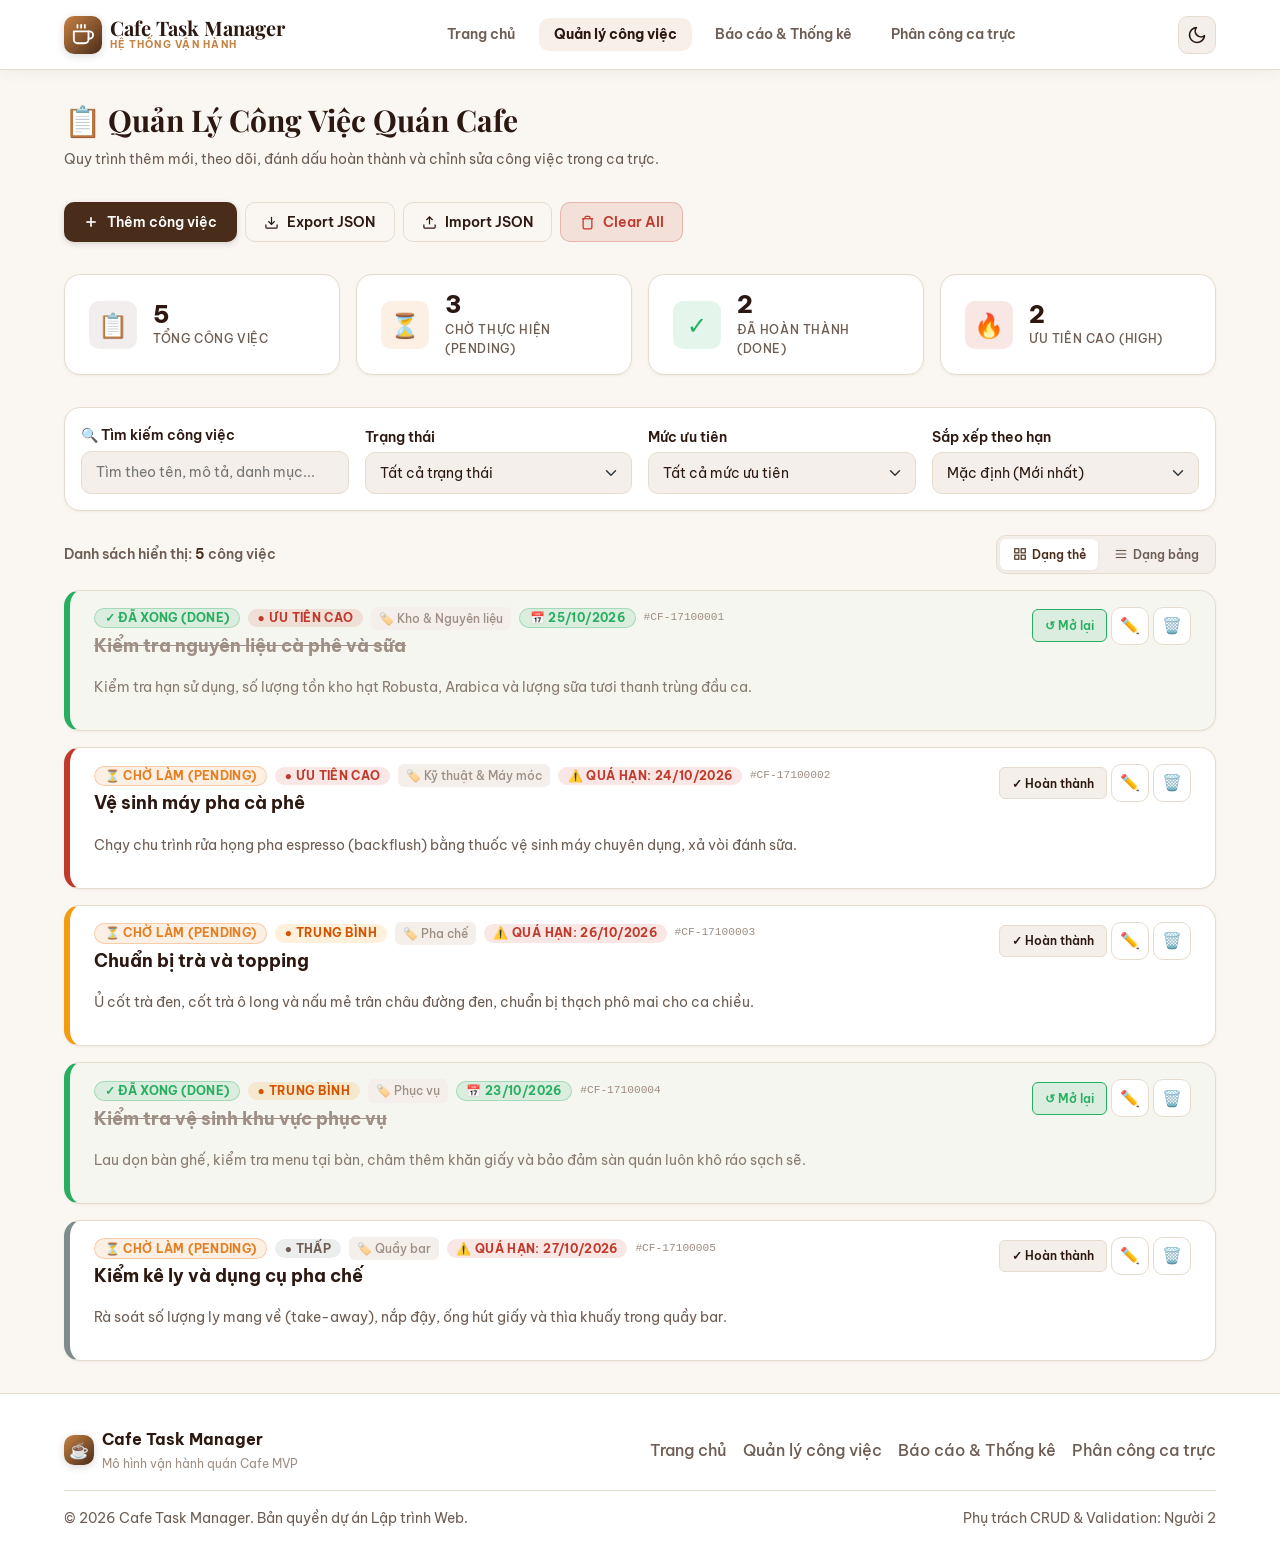
<file: tasks.html>
<!DOCTYPE html>
<html lang="vi">
<head>
  <meta charset="UTF-8">
  <meta name="viewport" content="width=device-width, initial-scale=1.0">
  <title>Quản Lý Công Việc - Cafe Task Manager</title>
  <meta name="description" content="Trang Quản lý công việc (CRUD & Validation) cho hệ thống vận hành quán Cafe. Hỗ trợ xem dạng thẻ/bảng, kiểm tra dữ liệu realtime, lưu trữ LocalStorage.">
  
  <!-- Bootstrap 5 CSS (Đồng bộ với statistics.html) -->
  <link href="https://cdn.jsdelivr.net/npm/bootstrap@5.3.3/dist/css/bootstrap.min.css" rel="stylesheet">

  <!-- CSS Dùng Chung (Người 1) & Style Bổ Sung (Người 2) -->
  <link rel="stylesheet" href="assets/css/style.css">

  <!-- Chống giật sáng khi chuyển trang (Tránh FOUC) -->
  <script>
    (function () {
      const savedTheme = localStorage.getItem('theme') || localStorage.getItem('CAFE_THEME');
      const prefersDark = window.matchMedia && window.matchMedia('(prefers-color-scheme: dark)').matches;
      if (savedTheme === 'dark' || (!savedTheme && prefersDark)) {
        document.documentElement.classList.add('dark-theme', 'dark-mode');
        document.documentElement.setAttribute('data-theme', 'dark');
      }
    })();
  </script>
</head>
<body>

  <!-- ================================================================
       NAVBAR RESPONSIVE DÙNG CHUNG (NGƯỜI 1 PHỤ TRÁCH)
       ================================================================ -->
  <header class="site-navbar" id="site-navbar">
    <div class="container navbar-container">
      
      <!-- Brand Logo & Title -->
      <a href="index.html" class="navbar-brand" aria-label="Về trang chủ Cafe Task Manager">
        <div class="brand-icon">
          <svg width="22" height="22" viewBox="0 0 24 24" fill="none" stroke="currentColor" stroke-width="2" stroke-linecap="round" stroke-linejoin="round">
            <path d="M18 8h1a4 4 0 0 1 0 8h-1"></path>
            <path d="M2 8h16v9a4 4 0 0 1-4 4H6a4 4 0 0 1-4-4V8z"></path>
            <line x1="6" y1="1" x2="6" y2="4"></line>
            <line x1="10" y1="1" x2="10" y2="4"></line>
            <line x1="14" y1="1" x2="14" y2="4"></line>
          </svg>
        </div>
        <div class="brand-text">
          <span class="brand-title">Cafe Task Manager</span>
          <span class="brand-badge">Hệ thống vận hành</span>
        </div>
      </a>

      <!-- Menu Điều Hướng (Dùng chung cho cả 3 trang) -->
      <nav class="navbar-nav" id="navbar-nav" aria-label="Điều hướng chính">
        <div class="mobile-nav-header">
          <span class="brand-title" style="font-size: var(--text-lg);">Cafe Task Manager</span>
          <button type="button" class="mobile-nav-close" id="mobile-nav-close" aria-label="Đóng menu">&times;</button>
        </div>

        <ul class="nav-list">
          <li><a href="index.html" class="nav-link">Trang chủ</a></li>
          <li><a href="tasks.html" class="nav-link active" aria-current="page">Quản lý công việc</a></li>
          <li><a href="statistics.html" class="nav-link">Báo cáo &amp; Thống kê</a></li>
          <li><a href="pages/page-3.html" class="nav-link">Phân công ca trực</a></li>
        </ul>
      </nav>

      <!-- Overlay che mờ khi mở mobile drawer -->
      <div class="navbar-overlay" id="navbar-overlay" aria-hidden="true"></div>

      <!-- Action Buttons (Dark Mode Toggle & Nút công cụ) -->
      <div class="navbar-actions">
        <!-- Nút chuyển đổi Dark Mode / Light Mode -->
        <button type="button" class="theme-toggle-btn" id="theme-toggle" aria-label="Chuyển đổi giao diện Sáng/Tối" title="Chuyển đổi giao diện">
          <svg width="20" height="20" viewBox="0 0 24 24" fill="none" stroke="currentColor" stroke-width="2">
            <path d="M21 12.79A9 9 0 1 1 11.21 3 7 7 0 0 0 21 12.79z"></path>
          </svg>
        </button>

        <!-- Nút Hamburger Điều Khiển Mobile Menu -->
        <button type="button" class="navbar-toggle" id="navbar-toggle" aria-label="Mở menu điều hướng" aria-expanded="false" aria-controls="navbar-nav">
          <span class="hamburger-box">
            <span class="hamburger-inner"></span>
          </span>
        </button>
      </div>

    </div>
  </header>

  <!-- ================================================================
       MAIN CONTENT: GIAO DIỆN QUẢN LÝ CÔNG VIỆC CHÍNH (NGƯỜI 2 & NGƯỜI 3)
       ================================================================ -->
  <main class="main-content">
    <div class="container">
      
      <!-- Tiêu đề trang & Thanh công cụ thao tác nhanh -->
      <div class="page-header">
        <div class="page-title-group">
          <h1>
            <span>📋 Quản Lý Công Việc Quán Cafe</span>
          </h1>
          <p class="page-title-desc">
            Quy trình thêm mới, theo dõi, đánh dấu hoàn thành và chỉnh sửa công việc trong ca trực.
          </p>
        </div>

        <!-- Các nút tác vụ nhanh: Thêm việc, Export JSON, Import JSON, Clear All -->
        <div style="display: flex; gap: var(--space-xs); flex-wrap: wrap; align-items: center;">
          <button type="button" class="btn btn-primary" id="btn-open-add-modal" title="Thêm công việc mới vào danh sách">
            <svg width="16" height="16" viewBox="0 0 24 24" fill="none" stroke="currentColor" stroke-width="2.5"><line x1="12" y1="5" x2="12" y2="19"></line><line x1="5" y1="12" x2="19" y2="12"></line></svg>
            <span>Thêm công việc</span>
          </button>

          <button type="button" class="btn btn-outline btn-export-json" title="Xuất dữ liệu công việc ra tệp JSON">
            <svg width="15" height="15" viewBox="0 0 24 24" fill="none" stroke="currentColor" stroke-width="2"><path d="M21 15v4a2 2 0 0 1-2 2H5a2 2 0 0 1-2-2v-4"></path><polyline points="7 10 12 15 17 10"></polyline><line x1="12" y1="15" x2="12" y2="3"></line></svg>
            <span>Export JSON</span>
          </button>

          <button type="button" class="btn btn-outline btn-trigger-import" data-target-input="input-import-json" title="Nhập danh sách công việc từ tệp JSON">
            <svg width="15" height="15" viewBox="0 0 24 24" fill="none" stroke="currentColor" stroke-width="2"><path d="M21 15v4a2 2 0 0 1-2 2H5a2 2 0 0 1-2-2v-4"></path><polyline points="17 8 12 3 7 8"></polyline><line x1="12" y1="3" x2="12" y2="15"></line></svg>
            <span>Import JSON</span>
          </button>
          <input type="file" id="input-import-json" class="input-import-json" accept=".json,application/json" style="display: none;">

          <button type="button" class="btn btn-danger btn-clear-all" title="Xóa toàn bộ công việc trong hệ thống">
            <svg width="15" height="15" viewBox="0 0 24 24" fill="none" stroke="currentColor" stroke-width="2"><polyline points="3 6 5 6 21 6"></polyline><path d="M19 6v14a2 2 0 0 1-2 2H7a2 2 0 0 1-2-2V6m3 0V4a2 2 0 0 1 2-2h4a2 2 0 0 1 2 2v2"></path></svg>
            <span>Clear All</span>
          </button>
        </div>
      </div>

      <!-- Thẻ Thống Kê Tổng Quan (Stats Cards) -->
      <div class="stats-grid">
        <div class="stat-card">
          <div class="stat-icon" style="background: var(--primary-soft); color: var(--primary);">📋</div>
          <div class="stat-info">
            <span class="stat-count" id="stat-total">0</span>
            <span class="stat-label">Tổng công việc</span>
          </div>
        </div>
        <div class="stat-card">
          <div class="stat-icon" style="background: var(--status-pending-bg); color: var(--status-pending);">⏳</div>
          <div class="stat-info">
            <span class="stat-count" id="stat-pending">0</span>
            <span class="stat-label">Chờ thực hiện (Pending)</span>
          </div>
        </div>
        <div class="stat-card">
          <div class="stat-icon" style="background: var(--status-completed-bg); color: var(--status-completed);">✓</div>
          <div class="stat-info">
            <span class="stat-count" id="stat-completed">0</span>
            <span class="stat-label">Đã hoàn thành (Done)</span>
          </div>
        </div>
        <div class="stat-card">
          <div class="stat-icon" style="background: var(--danger-soft); color: var(--danger);">🔥</div>
          <div class="stat-info">
            <span class="stat-count" id="stat-high">0</span>
            <span class="stat-label">Ưu tiên cao (High)</span>
          </div>
        </div>
      </div>

      <!-- ========================================== -->
      <!-- KHU VỰC NGƯỜI 3: SEARCH / FILTER / SORT    -->
      <!-- Phục vụ Người 3 tích hợp bộ lọc nâng cao  -->
      <!-- ========================================== -->
      <section class="toolbar-section card" style="margin-bottom: var(--space-lg); padding: var(--space-md);">
        <div style="display: grid; grid-template-columns: repeat(auto-fit, minmax(200px, 1fr)); gap: var(--space-md); align-items: flex-end;">
          <!-- Tìm kiếm theo tiêu đề / mô tả -->
          <div class="form-group" style="margin-bottom: 0;">
            <label for="search-input" class="form-label">🔍 Tìm kiếm công việc</label>
            <input type="text" id="search-input" class="form-input" placeholder="Tìm theo tên, mô tả, danh mục...">
          </div>

          <!-- Lọc theo Trạng thái -->
          <div class="form-group" style="margin-bottom: 0;">
            <label for="filter-status" class="form-label">Trạng thái</label>
            <select id="filter-status" class="form-select">
              <option value="all">Tất cả trạng thái</option>
              <option value="Pending">Chờ làm (Pending)</option>
              <option value="Done">Hoàn thành (Done)</option>
            </select>
          </div>

          <!-- Lọc theo Độ ưu tiên -->
          <div class="form-group" style="margin-bottom: 0;">
            <label for="filter-priority" class="form-label">Mức ưu tiên</label>
            <select id="filter-priority" class="form-select">
              <option value="all">Tất cả mức ưu tiên</option>
              <option value="High">Ưu tiên cao (High)</option>
              <option value="Medium">Trung bình (Medium)</option>
              <option value="Low">Thấp (Low)</option>
            </select>
          </div>

          <!-- Sắp xếp theo hạn chót (Deadline) -->
          <div class="form-group" style="margin-bottom: 0;">
            <label for="sort-deadline" class="form-label">Sắp xếp theo hạn</label>
            <select id="sort-deadline" class="form-select">
              <option value="none">Mặc định (Mới nhất)</option>
              <option value="asc">Hạn chót gần nhất</option>
              <option value="desc">Hạn chót xa nhất</option>
            </select>
          </div>
        </div>
      </section>

      <!-- ========================================== -->
      <!-- KHU VỰC NGƯỜI 2: DANH SÁCH TASK & MODAL    -->
      <!-- ========================================== -->
      <section class="task-list-section">
        
        <!-- Thanh chuyển đổi chế độ xem (Card View / Table View) & Đếm số lượng -->
        <div class="view-mode-bar">
          <div style="font-size: var(--text-sm); color: var(--text-secondary); font-weight: 600;">
            Danh sách hiển thị: <span id="task-visible-count" style="color: var(--primary); font-weight: 700;">0</span> công việc
          </div>

          <div class="view-mode-toggle">
            <button type="button" class="view-mode-btn active" id="view-mode-card" title="Hiển thị dạng thẻ (Card View)">
              <svg width="14" height="14" viewBox="0 0 24 24" fill="none" stroke="currentColor" stroke-width="2"><rect x="3" y="3" width="7" height="7"></rect><rect x="14" y="3" width="7" height="7"></rect><rect x="14" y="14" width="7" height="7"></rect><rect x="3" y="14" width="7" height="7"></rect></svg>
              <span>Dạng thẻ</span>
            </button>
            <button type="button" class="view-mode-btn" id="view-mode-table" title="Hiển thị dạng bảng (Table View)">
              <svg width="14" height="14" viewBox="0 0 24 24" fill="none" stroke="currentColor" stroke-width="2"><line x1="3" y1="6" x2="21" y2="6"></line><line x1="3" y1="12" x2="21" y2="12"></line><line x1="3" y1="18" x2="21" y2="18"></line></svg>
              <span>Dạng bảng</span>
            </button>
          </div>
        </div>

        <!-- 1. Danh sách Dạng Thẻ (Card View) -->
        <div id="task-cards-container" style="display: flex; flex-direction: column; gap: var(--space-md);">
          <!-- Được render động bởi window.renderTaskList() trong tasks.js -->
        </div>

        <!-- 2. Danh sách Dạng Bảng (Table View) -->
        <div id="task-table-container" class="table-responsive" style="display: none;">
          <table class="task-table">
            <thead>
              <tr>
                <th style="width: 50px; text-align: center;">Xong</th>
                <th style="width: 120px;">Mã</th>
                <th>Tên công việc &amp; Mô tả</th>
                <th style="width: 130px;">Khu vực</th>
                <th style="width: 110px;">Ưu tiên</th>
                <th style="width: 120px;">Hạn chót</th>
                <th style="width: 130px;">Trạng thái</th>
                <th style="width: 110px; text-align: right;">Thao tác</th>
              </tr>
            </thead>
            <tbody id="task-table-body">
              <!-- Render hàng dữ liệu động từ tasks.js -->
            </tbody>
          </table>
        </div>

        <!-- Trạng thái trống (Empty State khi không có công việc) -->
        <div id="empty-state" class="card" style="display: none; text-align: center; padding: var(--space-2xl) var(--space-lg); margin-top: var(--space-md);">
          <div style="font-size: 3.5rem; margin-bottom: var(--space-sm);">☕</div>
          <h3 style="margin-bottom: var(--space-xs); font-size: var(--text-xl);">Không có công việc nào</h3>
          <p style="color: var(--text-secondary); max-width: 460px; margin-inline: auto; margin-bottom: var(--space-lg); line-height: 1.5;">
            Hiện không có công việc nào phù hợp với bộ lọc hoặc danh sách đang trống. Bạn có thể thêm công việc mới hoặc nạp lại 5 công việc mẫu ban đầu.
          </p>
          <div style="display: flex; gap: var(--space-sm); justify-content: center; flex-wrap: wrap;">
            <button type="button" class="btn btn-primary" id="btn-empty-add">
              <svg width="15" height="15" viewBox="0 0 24 24" fill="none" stroke="currentColor" stroke-width="2.5"><line x1="12" y1="5" x2="12" y2="19"></line><line x1="5" y1="12" x2="19" y2="12"></line></svg>
              <span>Thêm công việc mới</span>
            </button>
            <button type="button" class="btn btn-outline" id="btn-reset-defaults">
              <span>Nạp lại 5 việc mẫu</span>
            </button>
          </div>
        </div>

      </section>

    </div>
  </main>

  <!-- ================================================================
       MODAL THÊM / CHỈNH SỬA CÔNG VIỆC (CRUD FORM MODAL)
       ================================================================ -->
  <div class="modal-backdrop" id="task-modal-backdrop" aria-hidden="true" role="dialog" aria-modal="true" aria-labelledby="task-modal-title">
    <div class="modal">
      
      <!-- Modal Header -->
      <div class="modal-header">
        <h3 class="modal-title" id="task-modal-title">Thêm Công Việc Mới</h3>
        <button type="button" class="modal-close" id="btn-close-modal" aria-label="Đóng biểu mẫu">&times;</button>
      </div>

      <!-- Modal Form với Validation Realtime -->
      <form id="task-form" novalidate>
        <!-- ID ẩn khi sửa công việc -->
        <input type="hidden" id="task-id" value="">

        <div class="modal-body">
          
          <!-- 1. Tên công việc (Title) -->
          <div class="form-group">
            <div class="form-label-row">
              <label for="task-title" class="form-label">
                Tên công việc <span style="color: var(--danger);">*</span>
              </label>
              <span class="char-count" id="counter-task-title">0/100</span>
            </div>
            <input 
              type="text" 
              id="task-title" 
              class="form-input" 
              placeholder="Ví dụ: Kiểm tra hạn sử dụng sữa tươi thanh trùng..." 
              maxlength="100" 
              autocomplete="off"
              required>
            <div class="invalid-feedback" id="error-task-title">Vui lòng nhập tên công việc (không quá 100 ký tự).</div>
          </div>

          <!-- 2. Mô tả chi tiết (Description) -->
          <div class="form-group">
            <div class="form-label-row">
              <label for="task-desc" class="form-label">
                Mô tả chi tiết <span style="color: var(--danger);">*</span>
              </label>
              <span class="char-count" id="counter-task-desc">0/500 (tối thiểu 10)</span>
            </div>
            <textarea 
              id="task-desc" 
              class="form-textarea" 
              placeholder="Mô tả cụ thể yêu cầu, các bước thực hiện hoặc lưu ý cần kiểm tra trong ca..." 
              maxlength="500" 
              rows="3" 
              required></textarea>
            <div class="invalid-feedback" id="error-task-desc">Mô tả phải có độ dài từ 10 đến 500 ký tự.</div>
          </div>

          <!-- 3. Khu vực (Category) & Mức độ ưu tiên (Priority) -->
          <div style="display: grid; grid-template-columns: repeat(auto-fit, minmax(200px, 1fr)); gap: var(--space-md);">
            <div class="form-group">
              <label for="task-category" class="form-label">Khu vực / Danh mục</label>
              <select id="task-category" class="form-select">
                <option value="Kho & Nguyên liệu">Kho &amp; Nguyên liệu</option>
                <option value="Pha chế">Pha chế</option>
                <option value="Kỹ thuật & Máy móc">Kỹ thuật &amp; Máy móc</option>
                <option value="Phục vụ">Phục vụ</option>
                <option value="Quầy bar">Quầy bar</option>
                <option value="Chung" selected>Chung</option>
              </select>
              <div class="invalid-feedback" id="error-task-category">Vui lòng chọn danh mục hợp lệ.</div>
            </div>

            <div class="form-group">
              <label for="task-priority" class="form-label">
                Mức độ ưu tiên <span style="color: var(--danger);">*</span>
              </label>
              <select id="task-priority" class="form-select" required>
                <option value="Low">Thấp (Low)</option>
                <option value="Medium" selected>Trung bình (Medium)</option>
                <option value="High">Cao / Gấp (High)</option>
              </select>
              <div class="invalid-feedback" id="error-task-priority">Mức độ ưu tiên phải là Low, Medium hoặc High.</div>
            </div>
          </div>

          <!-- 4. Hạn chót (Deadline) & Trạng thái (Status) -->
          <div style="display: grid; grid-template-columns: repeat(auto-fit, minmax(200px, 1fr)); gap: var(--space-md);">
            <div class="form-group">
              <label for="task-deadline" class="form-label">
                Hạn chót hoàn thành <span style="color: var(--danger);">*</span>
              </label>
              <input 
                type="date" 
                id="task-deadline" 
                class="form-input" 
                required>
              <div class="invalid-feedback" id="error-task-deadline">Vui lòng chọn ngày hoàn thành hợp lệ (không nhỏ hơn ngày hiện tại).</div>
            </div>

            <div class="form-group">
              <label for="task-status" class="form-label">
                Trạng thái ban đầu <span style="color: var(--danger);">*</span>
              </label>
              <select id="task-status" class="form-select" required>
                <option value="Pending" selected>Chờ thực hiện (Pending)</option>
                <option value="Done">Đã hoàn thành (Done)</option>
              </select>
              <div class="invalid-feedback" id="error-task-status">Trạng thái phải là Pending hoặc Done.</div>
            </div>
          </div>

        </div>

        <!-- Modal Footer -->
        <div class="modal-footer">
          <button type="button" class="btn btn-outline" id="btn-cancel-modal">Hủy bỏ</button>
          <button type="submit" class="btn btn-primary" id="btn-save-task">
            <span id="save-task-spinner" style="display: none;">⏳ </span>
            <span id="save-task-text">Lưu công việc</span>
          </button>
        </div>
      </form>

    </div>
  </div>

  <!-- ================================================================
       MODAL XÁC NHẬN XÓA (CUSTOM CONFIRM DELETE MODAL)
       ================================================================ -->
  <div class="modal-backdrop" id="confirm-delete-backdrop" aria-hidden="true" role="dialog" aria-modal="true" aria-labelledby="confirm-delete-title">
    <div class="modal confirm-dialog">
      <div class="confirm-dialog-icon">🗑️</div>
      <h3 class="confirm-dialog-title" id="confirm-delete-title">Xác Nhận Xóa Công Việc</h3>
      <p class="confirm-dialog-desc">
        Bạn có chắc chắn muốn xóa công việc <strong id="delete-task-name" style="color: var(--text-primary);">...</strong> không? Thao tác này sẽ không thể khôi phục.
      </p>
      <input type="hidden" id="delete-task-id-hidden" value="">
      <div class="confirm-dialog-actions">
        <button type="button" class="btn btn-outline" id="btn-cancel-delete">Giữ lại</button>
        <button type="button" class="btn btn-danger" id="btn-confirm-delete">Đồng ý xóa</button>
      </div>
    </div>
  </div>

  <!-- ================================================================
       FOOTER DÙNG CHUNG (NGƯỜI 1 PHỤ TRÁCH)
       ================================================================ -->
  <footer class="site-footer">
    <div class="container">
      <div class="footer-content">
        <div class="footer-brand">
          <div class="brand-icon" style="width: 30px; height: 30px;">☕</div>
          <div>
            <strong style="color: var(--text-primary);">Cafe Task Manager</strong>
            <div style="font-size: var(--text-xs); color: var(--text-muted);">Mô hình vận hành quán Cafe MVP</div>
          </div>
        </div>
        <div class="footer-nav">
          <a href="index.html">Trang chủ</a>
          <a href="tasks.html">Quản lý công việc</a>
          <a href="statistics.html">Báo cáo &amp; Thống kê</a>
          <a href="pages/page-3.html">Phân công ca trực</a>
        </div>
      </div>
      <div class="footer-bottom">
        <span>© 2026 Cafe Task Manager. Bản quyền dự án Lập trình Web.</span>
        <span>Phụ trách CRUD &amp; Validation: Người 2</span>
      </div>
    </div>
  </footer>

  <!-- ================================================================
       JAVASCRIPT MODULES
       ================================================================ -->
  <!-- Bootstrap 5 Bundle JS (Đồng bộ với statistics.html) -->
  <script src="https://cdn.jsdelivr.net/npm/bootstrap@5.3.3/dist/js/bootstrap.bundle.min.js"></script>

  <!-- 1. Tầng dữ liệu LocalStorage (Người 1) -->
  <script src="assets/js/taskService.js"></script>

  <!-- 2. Logic giao diện dùng chung, Navbar, Dark/Light Theme (Người 1) -->
  <script src="assets/js/theme.js"></script>
  <script src="assets/js/main.js"></script>

  <!-- 3. Logic CRUD & Validation cho Danh Sách Công Việc (Người 2) -->
  <script src="assets/js/tasks.js"></script>
</body>
</html>
</file>
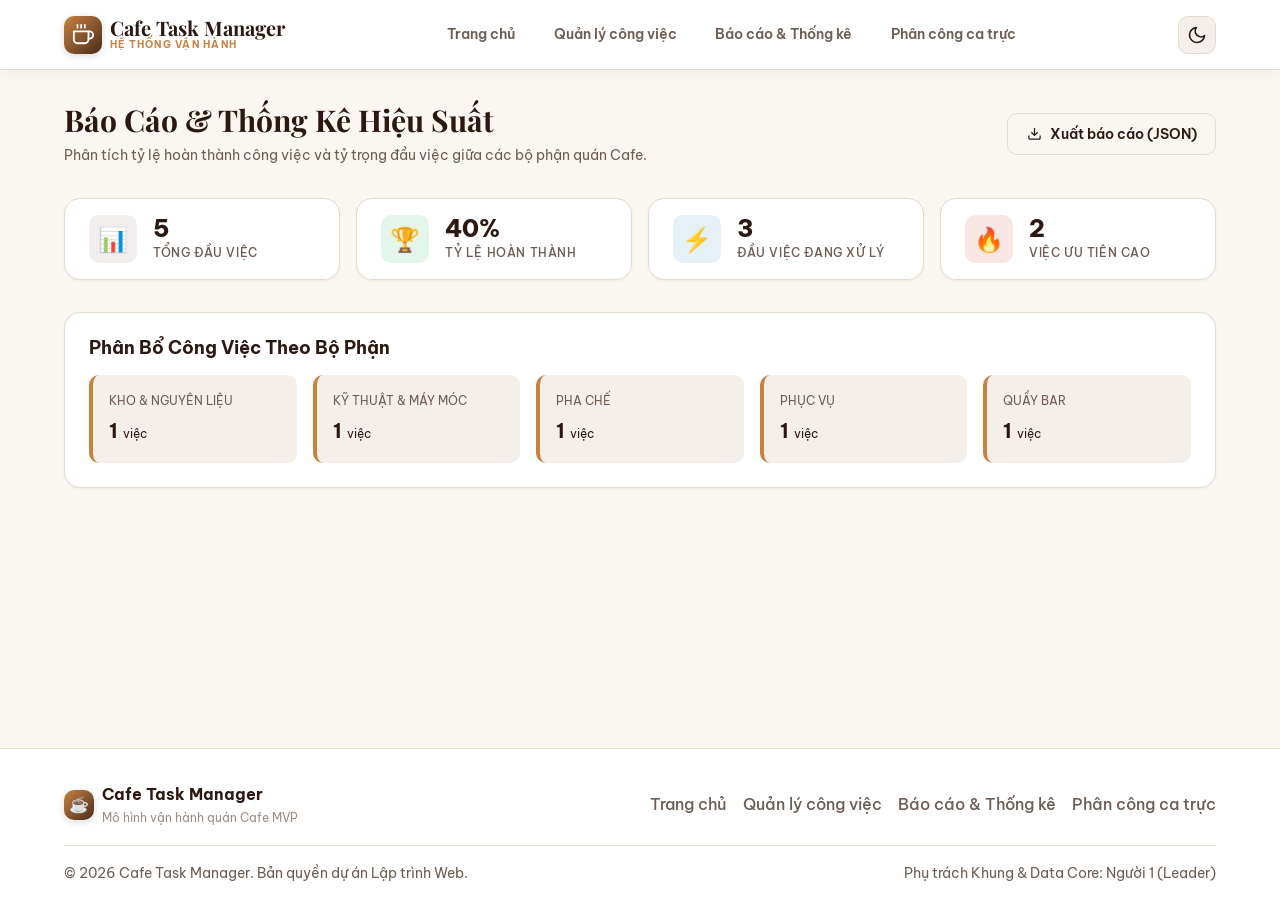
<file: pages/page-2.html>
<!DOCTYPE html>
<html lang="vi">
<head>
  <meta charset="UTF-8">
  <meta name="viewport" content="width=device-width, initial-scale=1.0">
  <title>Báo Cáo &amp; Thống Kê - Cafe Task Manager</title>
  <meta name="description" content="Trang Báo cáo và Thống kê tiến độ vận hành quán Cafe. Tích hợp khung chung Navbar, Footer, Dark Mode và TaskService.">
  
  <!-- CSS Dùng Chung (Người 1 phụ trách) -->
  <link rel="stylesheet" href="../assets/css/style.css">

  <!-- Chống giật sáng khi chuyển trang (Tránh FOUC) -->
  <script>
    (function () {
      const savedTheme = localStorage.getItem('theme') || localStorage.getItem('CAFE_THEME');
      const prefersDark = window.matchMedia && window.matchMedia('(prefers-color-scheme: dark)').matches;
      if (savedTheme === 'dark' || (!savedTheme && prefersDark)) {
        document.documentElement.classList.add('dark-theme', 'dark-mode');
        document.documentElement.setAttribute('data-theme', 'dark');
      }
    })();
  </script>
</head>
<body>

  <!-- ================================================================
       NAVBAR RESPONSIVE DÙNG CHUNG (NGƯỜI 1 PHỤ TRÁCH)
       ================================================================ -->
  <header class="site-navbar" id="site-navbar">
    <div class="container navbar-container">
      
      <!-- Brand Logo & Title -->
      <a href="../index.html" class="navbar-brand" aria-label="Về trang chủ Cafe Task Manager">
        <div class="brand-icon">
          <svg width="22" height="22" viewBox="0 0 24 24" fill="none" stroke="currentColor" stroke-width="2" stroke-linecap="round" stroke-linejoin="round">
            <path d="M18 8h1a4 4 0 0 1 0 8h-1"></path>
            <path d="M2 8h16v9a4 4 0 0 1-4 4H6a4 4 0 0 1-4-4V8z"></path>
            <line x1="6" y1="1" x2="6" y2="4"></line>
            <line x1="10" y1="1" x2="10" y2="4"></line>
            <line x1="14" y1="1" x2="14" y2="4"></line>
          </svg>
        </div>
        <div class="brand-text">
          <span class="brand-title">Cafe Task Manager</span>
          <span class="brand-badge">Hệ thống vận hành</span>
        </div>
      </a>

      <!-- Menu Điều Hướng (Dùng chung cho cả 3 trang) -->
      <nav class="navbar-nav" id="navbar-nav" aria-label="Điều hướng chính">
        <div class="mobile-nav-header">
          <span class="brand-title" style="font-size: var(--text-lg);">Cafe Task Manager</span>
          <button type="button" class="mobile-nav-close" id="mobile-nav-close" aria-label="Đóng menu">&times;</button>
        </div>

        <ul class="nav-list">
          <li><a href="../index.html" class="nav-link">Trang chủ</a></li>
          <li><a href="../tasks.html" class="nav-link">Quản lý công việc</a></li>
          <li><a href="../statistics.html" class="nav-link">Báo cáo &amp; Thống kê</a></li>
          <li><a href="page-3.html" class="nav-link">Phân công ca trực</a></li>
        </ul>
      </nav>

      <!-- Overlay che mờ khi mở mobile drawer -->
      <div class="navbar-overlay" id="navbar-overlay" aria-hidden="true"></div>

      <!-- Action Buttons (Dark Mode Toggle & Nút công cụ) -->
      <div class="navbar-actions">
        <!-- Nút chuyển đổi Dark Mode / Light Mode -->
        <button type="button" class="theme-toggle-btn" id="theme-toggle" aria-label="Chuyển đổi giao diện Sáng/Tối" title="Chuyển đổi giao diện">
          <svg width="20" height="20" viewBox="0 0 24 24" fill="none" stroke="currentColor" stroke-width="2">
            <path d="M21 12.79A9 9 0 1 1 11.21 3 7 7 0 0 0 21 12.79z"></path>
          </svg>
        </button>

        <!-- Nút Hamburger Điều Khiển Mobile Menu -->
        <button type="button" class="navbar-toggle" id="navbar-toggle" aria-label="Mở menu điều hướng" aria-expanded="false" aria-controls="navbar-nav">
          <span class="hamburger-box">
            <span class="hamburger-inner"></span>
          </span>
        </button>
      </div>

    </div>
  </header>

  <!-- ================================================================
       MAIN CONTENT: BÁO CÁO & THỐNG KÊ (NGƯỜI 2 PHỤ TRÁCH)
       Khung tích hợp chung kết nối cùng tầng dữ liệu TaskService.
       ================================================================ -->
  <main class="main-content">
    <div class="container">
      
      <!-- Tiêu đề trang -->
      <div class="page-header">
        <div class="page-title-group">
          <h1>
            <span>Báo Cáo &amp; Thống Kê Hiệu Suất</span>
          </h1>
          <p class="page-title-desc">
            Phân tích tỷ lệ hoàn thành công việc và tỷ trọng đầu việc giữa các bộ phận quán Cafe.
          </p>
        </div>

        <div>
          <button type="button" class="btn btn-outline btn-export-json" title="Xuất dữ liệu công việc ra file JSON">
            <svg width="15" height="15" viewBox="0 0 24 24" fill="none" stroke="currentColor" stroke-width="2"><path d="M21 15v4a2 2 0 0 1-2 2H5a2 2 0 0 1-2-2v-4"></path><polyline points="7 10 12 15 17 10"></polyline><line x1="12" y1="15" x2="12" y2="3"></line></svg>
            <span>Xuất báo cáo (JSON)</span>
          </button>
        </div>
      </div>

      <!-- Thống kê tổng hợp kết nối trực tiếp với TaskService -->
      <div class="stats-grid">
        <div class="stat-card">
          <div class="stat-icon" style="background: var(--primary-soft); color: var(--primary);">📊</div>
          <div class="stat-info">
            <span class="stat-count" id="stat-p2-total">0</span>
            <span class="stat-label">Tổng đầu việc</span>
          </div>
        </div>
        <div class="stat-card">
          <div class="stat-icon" style="background: var(--status-completed-bg); color: var(--status-completed);">🏆</div>
          <div class="stat-info">
            <span class="stat-count" id="stat-p2-rate">0%</span>
            <span class="stat-label">Tỷ lệ hoàn thành</span>
          </div>
        </div>
        <div class="stat-card">
          <div class="stat-icon" style="background: var(--status-in-progress-bg); color: var(--status-in-progress);">⚡</div>
          <div class="stat-info">
            <span class="stat-count" id="stat-p2-active">0</span>
            <span class="stat-label">Đầu việc đang xử lý</span>
          </div>
        </div>
        <div class="stat-card">
          <div class="stat-icon" style="background: var(--danger-soft); color: var(--danger);">🔥</div>
          <div class="stat-info">
            <span class="stat-count" id="stat-p2-high">0</span>
            <span class="stat-label">Việc ưu tiên cao</span>
          </div>
        </div>
      </div>

      <!-- Bảng tóm tắt theo danh mục -->
      <div class="card" style="margin-bottom: var(--space-xl);">
        <h3 style="margin-bottom: var(--space-md); font-size: var(--text-lg);">Phân Bổ Công Việc Theo Bộ Phận</h3>
        <div id="category-summary" style="display: grid; grid-template-columns: repeat(auto-fit, minmax(200px, 1fr)); gap: var(--space-md);">
          <!-- Render tự động từ TaskService -->
        </div>
      </div>

      <!-- ============================================================= -->
      <!-- KHU VỰC PHÁT TRIỂN DÀNH CHO NGƯỜI 2:
           Người 2 có thể viết tiếp các biểu đồ (Charts), bảng tổng kết doanh số,
           đánh giá nhân sự hoặc bộ lọc chuyên sâu tại đây.
           Dữ liệu có thể lấy trực tiếp qua hàm: window.TaskService.getTasks() -->
      <!-- ============================================================= -->

    </div>
  </main>

  <!-- ================================================================
       FOOTER DÙNG CHUNG (NGƯỜI 1 PHỤ TRÁCH)
       ================================================================ -->
  <footer class="site-footer">
    <div class="container">
      <div class="footer-content">
        <div class="footer-brand">
          <div class="brand-icon" style="width: 30px; height: 30px;">☕</div>
          <div>
            <strong style="color: var(--text-primary);">Cafe Task Manager</strong>
            <div style="font-size: var(--text-xs); color: var(--text-muted);">Mô hình vận hành quán Cafe MVP</div>
          </div>
        </div>
        <div class="footer-nav">
          <a href="../index.html">Trang chủ</a>
          <a href="../tasks.html">Quản lý công việc</a>
          <a href="../statistics.html">Báo cáo &amp; Thống kê</a>
          <a href="page-3.html">Phân công ca trực</a>
        </div>
      </div>
      <div class="footer-bottom">
        <span>© 2026 Cafe Task Manager. Bản quyền dự án Lập trình Web.</span>
        <span>Phụ trách Khung &amp; Data Core: Người 1 (Leader)</span>
      </div>
    </div>
  </footer>

  <!-- JavaScript Dùng Chung (Người 1 phụ trách) -->
  <script src="../assets/js/theme.js"></script>
  <script src="../assets/js/taskService.js"></script>
  <script src="../assets/js/main.js"></script>

  <!-- Script liên kết dữ liệu cho Trang 2 -->
  <script>
    (function () {
      function updatePage2Stats() {
        if (!window.TaskService) return;
        const tasks = window.TaskService.getAllTasks ? window.TaskService.getAllTasks() : window.TaskService.getTasks();
        const total = tasks.length;
        const isDone = t => {
          const s = String(t.status || '').toLowerCase();
          return s === 'done' || s === 'completed';
        };
        const completed = tasks.filter(isDone).length;
        const active = total - completed;
        const highPriority = tasks.filter(t => String(t.priority || '').toLowerCase() === 'high').length;
        const rate = total > 0 ? Math.round((completed / total) * 100) : 0;

        document.getElementById('stat-p2-total').textContent = total;
        document.getElementById('stat-p2-rate').textContent = rate + '%';
        document.getElementById('stat-p2-active').textContent = active;
        document.getElementById('stat-p2-high').textContent = highPriority;

        // Thống kê theo bộ phận
        const catMap = {};
        tasks.forEach(t => {
          const cat = t.category || 'Chung';
          catMap[cat] = (catMap[cat] || 0) + 1;
        });

        const container = document.getElementById('category-summary');
        if (container) {
          const catKeys = Object.keys(catMap);
          if (catKeys.length === 0) {
            container.innerHTML = '<p style="color: var(--text-muted);">Chưa có dữ liệu danh mục công việc.</p>';
          } else {
            container.innerHTML = catKeys.map(cat => `
              <div style="background: var(--bg-surface-secondary); padding: var(--space-md); border-radius: var(--radius-md); border-left: 4px solid var(--accent);">
                <div style="font-size: var(--text-xs); color: var(--text-secondary); text-transform: uppercase;">${cat}</div>
                <div style="font-size: var(--text-xl); font-weight: 700; color: var(--text-primary); margin-top: 4px;">${catMap[cat]} <span style="font-size: var(--text-xs); font-weight: 400;">việc</span></div>
              </div>
            `).join('');
          }
        }
      }

      document.addEventListener('DOMContentLoaded', updatePage2Stats);
      window.addEventListener('tasks:changed', updatePage2Stats);
    })();
  </script>
</body>
</html>
</file>
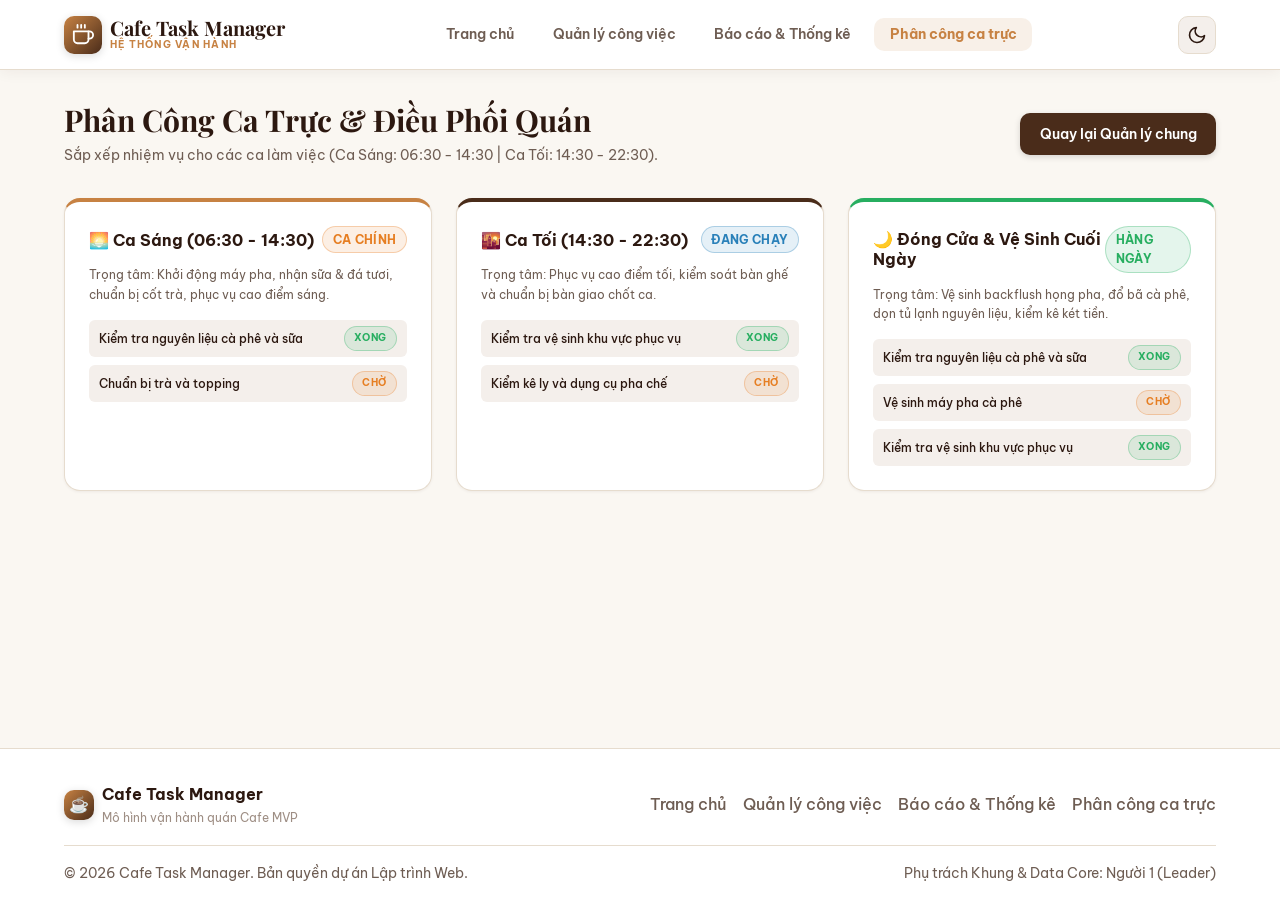
<file: pages/page-3.html>
<!DOCTYPE html>
<html lang="vi">

<head>
  <meta charset="UTF-8">
  <meta name="viewport" content="width=device-width, initial-scale=1.0">
  <title>Phân Công Ca Trực - Cafe Task Manager</title>
  <meta name="description"
    content="Trang Phân công ca trực và điều phối nhân sự theo ca làm việc. Tích hợp khung chung Navbar, Footer, Dark Mode và TaskService.">

  <!-- CSS Dùng Chung (Người 1 phụ trách) -->
  <link rel="stylesheet" href="../assets/css/style.css">

  <!-- Chống giật sáng khi chuyển trang (Tránh FOUC) -->
  <script>
    (function () {
      const savedTheme = localStorage.getItem('theme') || localStorage.getItem('CAFE_THEME');
      const prefersDark = window.matchMedia && window.matchMedia('(prefers-color-scheme: dark)').matches;
      if (savedTheme === 'dark' || (!savedTheme && prefersDark)) {
        document.documentElement.classList.add('dark-theme', 'dark-mode');
        document.documentElement.setAttribute('data-theme', 'dark');
      }
    })();
  </script>
</head>

<body>

  <!-- ================================================================
       NAVBAR RESPONSIVE DÙNG CHUNG (NGƯỜI 1 PHỤ TRÁCH)
       ================================================================ -->
  <header class="site-navbar" id="site-navbar">
    <div class="container navbar-container">

      <!-- Brand Logo & Title -->
      <a href="../index.html" class="navbar-brand" aria-label="Về trang chủ Cafe Task Manager">
        <div class="brand-icon">
          <svg width="22" height="22" viewBox="0 0 24 24" fill="none" stroke="currentColor" stroke-width="2"
            stroke-linecap="round" stroke-linejoin="round">
            <path d="M18 8h1a4 4 0 0 1 0 8h-1"></path>
            <path d="M2 8h16v9a4 4 0 0 1-4 4H6a4 4 0 0 1-4-4V8z"></path>
            <line x1="6" y1="1" x2="6" y2="4"></line>
            <line x1="10" y1="1" x2="10" y2="4"></line>
            <line x1="14" y1="1" x2="14" y2="4"></line>
          </svg>
        </div>
        <div class="brand-text">
          <span class="brand-title">Cafe Task Manager</span>
          <span class="brand-badge">Hệ thống vận hành</span>
        </div>
      </a>

      <!-- Menu Điều Hướng (Dùng chung cho cả 3 trang) -->
      <nav class="navbar-nav" id="navbar-nav" aria-label="Điều hướng chính">
        <div class="mobile-nav-header">
          <span class="brand-title" style="font-size: var(--text-lg);">Cafe Task Manager</span>
          <button type="button" class="mobile-nav-close" id="mobile-nav-close" aria-label="Đóng menu">&times;</button>
        </div>

        <ul class="nav-list">
          <li><a href="../index.html" class="nav-link">Trang chủ</a></li>
          <li><a href="../tasks.html" class="nav-link">Quản lý công việc</a></li>
          <li><a href="../statistics.html" class="nav-link">Báo cáo &amp; Thống kê</a></li>
          <li><a href="page-3.html" class="nav-link">Phân công ca trực</a></li>
        </ul>
      </nav>

      <!-- Overlay che mờ khi mở mobile drawer -->
      <div class="navbar-overlay" id="navbar-overlay" aria-hidden="true"></div>

      <!-- Action Buttons (Dark Mode Toggle & Nút công cụ) -->
      <div class="navbar-actions">
        <!-- Nút chuyển đổi Dark Mode / Light Mode -->
        <button type="button" class="theme-toggle-btn" id="theme-toggle" aria-label="Chuyển đổi giao diện Sáng/Tối"
          title="Chuyển đổi giao diện">
          <svg width="20" height="20" viewBox="0 0 24 24" fill="none" stroke="currentColor" stroke-width="2">
            <path d="M21 12.79A9 9 0 1 1 11.21 3 7 7 0 0 0 21 12.79z"></path>
          </svg>
        </button>

        <!-- Nút Hamburger Điều Khiển Mobile Menu -->
        <button type="button" class="navbar-toggle" id="navbar-toggle" aria-label="Mở menu điều hướng"
          aria-expanded="false" aria-controls="navbar-nav">
          <span class="hamburger-box">
            <span class="hamburger-inner"></span>
          </span>
        </button>
      </div>

    </div>
  </header>

  <!-- ================================================================
       MAIN CONTENT: PHÂN CÔNG CA TRỰC (NGƯỜI 3 PHỤ TRÁCH)
       Khung tích hợp chung kết nối cùng tầng dữ liệu TaskService.
       ================================================================ -->
  <main class="main-content">
    <div class="container">

      <!-- Tiêu đề trang -->
      <div class="page-header">
        <div class="page-title-group">
          <h1>
            <span>Phân Công Ca Trực &amp; Điều Phối Quán</span>
          </h1>
          <p class="page-title-desc">
            Sắp xếp nhiệm vụ cho các ca làm việc (Ca Sáng: 06:30 - 14:30 | Ca Tối: 14:30 - 22:30).
          </p>
        </div>

        <div>
          <a href="../index.html" class="btn btn-primary">
            <span>Quay lại Quản lý chung</span>
          </a>
        </div>
      </div>

      <!-- Bố cục 3 Ca làm việc mẫu tích hợp dữ liệu -->
      <div
        style="display: grid; grid-template-columns: repeat(auto-fit, minmax(300px, 1fr)); gap: var(--space-lg); margin-bottom: var(--space-xl);">

        <!-- Ca 1: Mở quán & Chuẩn bị sáng -->
        <div class="card" style="border-top: 4px solid var(--accent);">
          <div
            style="display: flex; justify-content: space-between; align-items: center; margin-bottom: var(--space-sm);">
            <h3 style="font-size: var(--text-base);">🌅 Ca Sáng (06:30 - 14:30)</h3>
            <span class="badge badge-pending">Ca chính</span>
          </div>
          <p style="font-size: var(--text-xs); color: var(--text-secondary); margin-bottom: var(--space-md);">
            Trọng tâm: Khởi động máy pha, nhận sữa &amp; đá tươi, chuẩn bị cốt trà, phục vụ cao điểm sáng.
          </p>
          <div id="shift-morning-tasks" style="display: flex; flex-direction: column; gap: var(--space-xs);">
            <!-- Render công việc ca sáng -->
          </div>
        </div>

        <!-- Ca 2: Chiều & Tối -->
        <div class="card" style="border-top: 4px solid var(--primary);">
          <div
            style="display: flex; justify-content: space-between; align-items: center; margin-bottom: var(--space-sm);">
            <h3 style="font-size: var(--text-base);">🌇 Ca Tối (14:30 - 22:30)</h3>
            <span class="badge badge-in-progress">Đang chạy</span>
          </div>
          <p style="font-size: var(--text-xs); color: var(--text-secondary); margin-bottom: var(--space-md);">
            Trọng tâm: Phục vụ cao điểm tối, kiểm soát bàn ghế và chuẩn bị bàn giao chốt ca.
          </p>
          <div id="shift-evening-tasks" style="display: flex; flex-direction: column; gap: var(--space-xs);">
            <!-- Render công việc ca tối -->
          </div>
        </div>

        <!-- Ca 3: Đóng quán & Vệ sinh -->
        <div class="card" style="border-top: 4px solid var(--success);">
          <div
            style="display: flex; justify-content: space-between; align-items: center; margin-bottom: var(--space-sm);">
            <h3 style="font-size: var(--text-base);">🌙 Đóng Cửa &amp; Vệ Sinh Cuối Ngày</h3>
            <span class="badge badge-completed">Hàng ngày</span>
          </div>
          <p style="font-size: var(--text-xs); color: var(--text-secondary); margin-bottom: var(--space-md);">
            Trọng tâm: Vệ sinh backflush họng pha, đổ bã cà phê, dọn tủ lạnh nguyên liệu, kiểm kê két tiền.
          </p>
          <div id="shift-closing-tasks" style="display: flex; flex-direction: column; gap: var(--space-xs);">
            <!-- Render công việc đóng quán -->
          </div>
        </div>

      </div>

      <!-- ============================================================= -->
      <!-- KHU VỰC PHÁT TRIỂN DÀNH CHO NGƯỜI 3:
           Người 3 có thể phát triển bảng phân công lịch nhân sự theo tuần,
           tính năng chấm công, hoặc giao việc cụ thể cho từng Barista tại đây.
           Dữ liệu có thể lấy trực tiếp qua hàm: window.TaskService.getTasks() -->
      <!-- ============================================================= -->

    </div>
  </main>

  <!-- ================================================================
       FOOTER DÙNG CHUNG (NGƯỜI 1 PHỤ TRÁCH)
       ================================================================ -->
  <footer class="site-footer">
    <div class="container">
      <div class="footer-content">
        <div class="footer-brand">
          <div class="brand-icon" style="width: 30px; height: 30px;">☕</div>
          <div>
            <strong style="color: var(--text-primary);">Cafe Task Manager</strong>
            <div style="font-size: var(--text-xs); color: var(--text-muted);">Mô hình vận hành quán Cafe MVP</div>
          </div>
        </div>
        <div class="footer-nav">
          <a href="../index.html">Trang chủ</a>
          <a href="../tasks.html">Quản lý công việc</a>
          <a href="page-2.html">Báo cáo &amp; Thống kê</a>
          <a href="page-3.html">Phân công ca trực</a>
        </div>
      </div>
      <div class="footer-bottom">
        <span>© 2026 Cafe Task Manager. Bản quyền dự án Lập trình Web.</span>
        <span>Phụ trách Khung &amp; Data Core: Người 1 (Leader)</span>
      </div>
    </div>
  </footer>

  <!-- JavaScript Dùng Chung (Người 1 phụ trách) -->
  <script src="../assets/js/theme.js"></script>
  <script src="../assets/js/taskService.js"></script>
  <script src="../assets/js/main.js"></script>

  <!-- Script liên kết dữ liệu cho Trang 3 -->
  <script>
    (function () {
      function updatePage3Shifts() {
        if (!window.TaskService) return;
        const tasks = window.TaskService.getAllTasks ? window.TaskService.getAllTasks() : window.TaskService.getTasks();

        const morningEl = document.getElementById('shift-morning-tasks');
        const eveningEl = document.getElementById('shift-evening-tasks');
        const closingEl = document.getElementById('shift-closing-tasks');

        const isDone = t => {
          const s = String(t.status || '').toLowerCase();
          return s === 'done' || s === 'completed';
        };

        // Phân bổ mẫu các task vào 3 ca dựa trên danh mục/nhiệm vụ
        const morningTasks = tasks.filter(t => t.category === 'Kho & Nguyên liệu' || t.category === 'Pha chế');
        const eveningTasks = tasks.filter(t => t.category === 'Phục vụ' || t.category === 'Quầy bar' || t.category === 'Chung');
        const closingTasks = tasks.filter(t => t.category === 'Kỹ thuật & Máy móc' || isDone(t));

        // Hàm tiện ích escape HTML an toàn chống lỗ hổng XSS
        function escapeHtml(str) {
          if (str === null || str === undefined) return '';
          return String(str)
            .replace(/&/g, '&amp;')
            .replace(/</g, '&lt;')
            .replace(/>/g, '&gt;')
            .replace(/"/g, '&quot;')
            .replace(/'/g, '&#039;');
        }

        function renderMiniTaskList(element, list) {
          if (!element) return;
          if (list.length === 0) {
            element.innerHTML = '<span style="font-size: var(--text-xs); color: var(--text-muted);">Chưa có công việc phân công.</span>';
            return;
          }
          element.innerHTML = list.slice(0, 4).map(t => {
            const done = isDone(t);
            return `
            <div style="font-size: var(--text-xs); background: var(--bg-surface-secondary); padding: 6px 10px; border-radius: var(--radius-sm); display: flex; justify-content: space-between; align-items: center;">
              <span style="font-weight: 500;">${escapeHtml(t.title)}</span>
              <span class="badge ${done ? 'badge-completed' : 'badge-pending'}" style="font-size: 0.65rem;">${done ? 'Xong' : 'Chờ'}</span>
            </div>
          `;
          }).join('');
        }

        renderMiniTaskList(morningEl, morningTasks);
        renderMiniTaskList(eveningEl, eveningTasks);
        renderMiniTaskList(closingEl, closingTasks);
      }

      document.addEventListener('DOMContentLoaded', updatePage3Shifts);
      window.addEventListener('tasks:changed', updatePage3Shifts);
    })();
  </script>
</body>

</html>
</file>
<file: assets/css/style.css>
/**
 * ====================================================================
 * DỰ ÁN: CAFE TASK MANAGER (HỆ THỐNG QUẢN LÝ CÔNG VIỆC QUÁN CAFE)
 * NHIỆM VỤ 1: KHUNG HỆ THỐNG DÙNG CHUNG, NAVBAR, FOOTER, DARK MODE, CSS RESET
 * File: assets/css/style.css
 * Phụ trách: Người 1 (Leader / Frontend & System Core)
 * ====================================================================
 */

/* ------------------------------------------------------------------
   1. IMPORT FONTS & CSS VARIABLES (LIGHT & DARK THEME)
   ------------------------------------------------------------------ */
@import url('https://fonts.googleapis.com/css2?family=Be+Vietnam+Pro:ital,wght@0,300;0,400;0,500;0,600;0,700;0,800;1,400&family=Playfair+Display:ital,wght@0,600;0,700;1,600&display=swap');

:root {
  /* Màu mặc định (Giao diện Sáng) theo yêu cầu */
  --bg-color: #FAF7F2;          /* Nền trang: Màu kem sữa ngà ấm áp */
  --text-color: #2C1810;        /* Văn bản chính: Nâu đen đậm */
  --card-bg: #FFFFFF;           /* Bề mặt thẻ, thanh điều hướng: Trắng */
  --border-color: #E6DCce;       /* Đường viền ngăn cách */

  --bg-primary: var(--bg-color);
  --bg-surface: var(--card-bg);
  --bg-surface-secondary: #F4EFEB;/* Bề mặt phụ, ô input, dropdown */
  --bg-card-hover: #FBF9F6;
  --border-focus: #C78243;

  --text-primary: #2C1810;        /* Văn bản chính: Nâu đen đậm */
  --text-secondary: #6E5D53;      /* Văn bản phụ / mô tả */
  --text-muted: #9E8E84;          /* Văn bản mờ / placeholder */
  --text-inverse: #FFFFFF;        /* Chữ trên nền tối */

  /* Màu thương hiệu & Điểm nhấn (Brand Colors) */
  --primary: #4A2C1A;             /* Nâu cà phê đậm - Espresso */
  --primary-hover: #361F12;
  --primary-soft: rgba(74, 44, 26, 0.08);

  --accent: #C78243;              /* Nâu vàng caramel - Crema */
  --accent-hover: #B06F33;
  --accent-soft: rgba(199, 130, 67, 0.12);

  /* Trạng thái công việc (Task Statuses) */
  --status-pending: #E67E22;      /* Chờ thực hiện - Cam */
  --status-pending-bg: rgba(230, 126, 34, 0.12);
  --status-in-progress: #2980B9;  /* Đang làm - Xanh lam */
  --status-in-progress-bg: rgba(41, 128, 185, 0.12);
  --status-completed: #27AE60;    /* Đã hoàn thành - Xanh lá */
  --status-completed-bg: rgba(39, 174, 96, 0.12);

  /* Mức độ ưu tiên (Priority Levels) */
  --priority-low: #7F8C8D;
  --priority-medium: #F39C12;
  --priority-high: #C0392B;

  --danger: #C0392B;
  --danger-hover: #A93226;
  --danger-soft: rgba(192, 57, 43, 0.12);

  --success: #27AE60;
  --warning: #F39C12;
  --info: #2980B9;

  /* Typography Scale */
  --font-sans: 'Be Vietnam Pro', -apple-system, BlinkMacSystemFont, 'Segoe UI', Roboto, sans-serif;
  --font-serif: 'Playfair Display', Georgia, serif;

  --text-xs: 0.75rem;    /* 12px */
  --text-sm: 0.875rem;   /* 14px */
  --text-base: 1rem;     /* 16px */
  --text-lg: 1.125rem;   /* 18px */
  --text-xl: 1.25rem;    /* 20px */
  --text-2xl: 1.5rem;    /* 24px */
  --text-3xl: 1.875rem;  /* 30px */

  /* Khoảng cách (Spacing) */
  --space-2xs: 0.25rem;  /* 4px */
  --space-xs: 0.5rem;    /* 8px */
  --space-sm: 0.75rem;   /* 12px */
  --space-md: 1rem;      /* 16px */
  --space-lg: 1.5rem;    /* 24px */
  --space-xl: 2rem;      /* 32px */
  --space-2xl: 3rem;     /* 48px */

  /* Bo góc (Radius) */
  --radius-sm: 6px;
  --radius-md: 10px;
  --radius-lg: 16px;
  --radius-xl: 24px;
  --radius-full: 9999px;

  /* Bóng đổ (Shadows) */
  --shadow-sm: 0 1px 3px rgba(44, 24, 16, 0.06);
  --shadow-md: 0 4px 12px rgba(44, 24, 16, 0.08);
  --shadow-lg: 0 10px 25px rgba(44, 24, 16, 0.12);
  --shadow-nav: 0 2px 14px rgba(44, 24, 16, 0.06);

  --transition-fast: 0.15s ease;
  --transition-normal: 0.25s ease;

  --container-max: 1200px;
  --navbar-height: 70px;
}

/* Màu khi bật chế độ Tối (Áp dụng cho body.dark-theme, html.dark-theme, body.dark-mode, html.dark-mode, [data-theme="dark"]) */
body.dark-theme,
html.dark-theme,
body.dark-mode,
html.dark-mode,
[data-theme="dark"] {
  --bg-color: #15110E;          /* Nền trang: Nâu đen sôcôla sâu */
  --text-color: #F5EFEB;        /* Văn bản chính: Trắng kem sáng */
  --card-bg: #221B17;           /* Bề mặt thẻ / Navbar */
  --border-color: #382D26;

  --bg-primary: var(--bg-color);
  --bg-surface: var(--card-bg);
  --bg-surface-secondary: #2E2520;/* Ô input, hover */
  --bg-card-hover: #29211C;

  --border-color: #382D26;
  --border-focus: #DDA26A;

  --text-primary: #F5EFEB;        /* Văn bản chính: Trắng kem sáng */
  --text-secondary: #B8ABA2;      /* Văn bản phụ */
  --text-muted: #83746B;

  --primary: #DDA26A;             /* Điểm nhấn vàng caramel sáng trong nền tối */
  --primary-hover: #EDB988;
  --primary-soft: rgba(221, 162, 106, 0.15);

  --accent: #E5A870;
  --accent-hover: #F2BD8D;
  --accent-soft: rgba(229, 168, 112, 0.18);

  --status-pending: #F39C12;
  --status-pending-bg: rgba(243, 156, 18, 0.18);
  --status-in-progress: #3498DB;
  --status-in-progress-bg: rgba(52, 152, 219, 0.18);
  --status-completed: #2ECC71;
  --status-completed-bg: rgba(46, 204, 113, 0.18);

  --shadow-sm: 0 1px 3px rgba(0, 0, 0, 0.35);
  --shadow-md: 0 4px 14px rgba(0, 0, 0, 0.45);
  --shadow-lg: 0 10px 28px rgba(0, 0, 0, 0.55);
  --shadow-nav: 0 2px 16px rgba(0, 0, 0, 0.5);
}

/* ------------------------------------------------------------------
   2. CSS RESET & NỀN TẢNG (BASE)
   ------------------------------------------------------------------ */
*,
*::before,
*::after {
  box-sizing: border-box;
  margin: 0;
  padding: 0;
}

html {
  font-size: 16px;
  scroll-behavior: smooth;
  -webkit-font-smoothing: antialiased;
  -moz-osx-font-smoothing: grayscale;
}

body {
  min-height: 100vh;
  display: flex;
  flex-direction: column;
  background-color: var(--bg-color);
  color: var(--text-color);
  font-family: var(--font-sans);
  font-size: var(--text-base);
  line-height: 1.6;
  overflow-x: hidden;
  transition: background-color 0.3s ease, color 0.3s ease;
}

/* Các thành phần điều hướng dùng biến tương ứng */
nav, .navbar, .site-navbar, .header {
  background-color: var(--card-bg);
  color: var(--text-color);
  border-color: var(--border-color);
}

/* Các thẻ Card, Box, Panel, Modal đồng bộ màu theo biến */
.card, .panel, .box, .modal-card {
  background-color: var(--card-bg);
  color: var(--text-color);
  border-color: var(--border-color);
  transition: background-color 0.3s ease, color 0.3s ease, border-color 0.3s ease;
}

img, svg {
  display: block;
  max-width: 100%;
  height: auto;
}

a {
  color: inherit;
  text-decoration: none;
  transition: color var(--transition-fast);
}

button, input, select, textarea {
  font: inherit;
  color: inherit;
}

button {
  cursor: pointer;
  border: none;
  background: none;
}

ul, ol {
  list-style: none;
}

h1, h2, h3, h4, h5, h6 {
  color: var(--text-primary);
  font-weight: 700;
  line-height: 1.25;
}

/* ------------------------------------------------------------------
   3. BỐ CỤC CHUNG (LAYOUT)
   ------------------------------------------------------------------ */
.container {
  width: 100%;
  max-width: var(--container-max);
  margin-inline: auto;
  padding-inline: var(--space-lg);
}

.main-content {
  flex: 1 0 auto;
  padding-block: var(--space-xl);
}

/* Tiêu đề phần (Section Headers) */
.page-header {
  margin-bottom: var(--space-xl);
  display: flex;
  align-items: center;
  justify-content: space-between;
  flex-wrap: wrap;
  gap: var(--space-md);
}

.page-title-group h1 {
  font-family: var(--font-serif);
  font-size: var(--text-3xl);
  color: var(--text-primary);
  display: flex;
  align-items: center;
  gap: var(--space-xs);
}

.page-title-desc {
  color: var(--text-secondary);
  font-size: var(--text-sm);
  margin-top: 4px;
}

/* ------------------------------------------------------------------
   4. THÀNH PHẦN GIAO DIỆN CHUNG (UI COMPONENTS)
   ------------------------------------------------------------------ */

/* 4.1. Nút bấm (Buttons) */
.btn {
  display: inline-flex;
  align-items: center;
  justify-content: center;
  gap: var(--space-xs);
  padding: 0.55rem 1.15rem;
  font-size: var(--text-sm);
  font-weight: 600;
  border-radius: var(--radius-md);
  border: 1px solid transparent;
  transition: all var(--transition-fast);
  white-space: nowrap;
  user-select: none;
}

.btn:focus-visible {
  outline: 3px solid var(--accent-soft);
  outline-offset: 2px;
}

.btn-primary {
  background-color: var(--primary);
  color: var(--text-inverse);
  box-shadow: 0 2px 6px rgba(0, 0, 0, 0.15);
}
.btn-primary:hover {
  background-color: var(--primary-hover);
  transform: translateY(-1px);
}

.btn-accent {
  background-color: var(--accent);
  color: #FFFFFF;
}
.btn-accent:hover {
  background-color: var(--accent-hover);
  transform: translateY(-1px);
}

.btn-outline {
  background-color: transparent;
  border-color: var(--border-color);
  color: var(--text-primary);
}
.btn-outline:hover {
  border-color: var(--primary);
  color: var(--primary);
  background-color: var(--primary-soft);
}

.btn-danger {
  background-color: var(--danger-soft);
  color: var(--danger);
  border-color: rgba(192, 57, 43, 0.25);
}
.btn-danger:hover {
  background-color: var(--danger);
  color: #FFFFFF;
}

.btn-sm {
  padding: 0.35rem 0.75rem;
  font-size: var(--text-xs);
  border-radius: var(--radius-sm);
}

.btn-icon {
  width: 38px;
  height: 38px;
  padding: 0;
  border-radius: var(--radius-md);
  border: 1px solid var(--border-color);
  background-color: var(--bg-surface);
  color: var(--text-primary);
  display: inline-flex;
  align-items: center;
  justify-content: center;
  transition: all var(--transition-fast);
}
.btn-icon:hover {
  border-color: var(--accent);
  color: var(--accent);
  background-color: var(--accent-soft);
}

/* 4.2. Form Controls (Input, Select, Textarea) */
.form-group {
  margin-bottom: var(--space-md);
  text-align: left;
}

.form-label {
  display: block;
  font-size: var(--text-sm);
  font-weight: 600;
  color: var(--text-primary);
  margin-bottom: var(--space-2xs);
}

.form-input,
.form-select,
.form-textarea {
  width: 100%;
  padding: 0.6rem 0.9rem;
  font-size: var(--text-sm);
  color: var(--text-primary);
  background-color: var(--bg-surface-secondary);
  border: 1px solid var(--border-color);
  border-radius: var(--radius-md);
  transition: border-color var(--transition-fast), box-shadow var(--transition-fast);
}

.form-input:focus,
.form-select:focus,
.form-textarea:focus {
  outline: none;
  border-color: var(--accent);
  box-shadow: 0 0 0 3px var(--accent-soft);
}

.form-textarea {
  resize: vertical;
  min-height: 90px;
}

/* 4.3. Badges Trạng thái & Ưu tiên (Status & Priority Badges) */
.badge {
  display: inline-flex;
  align-items: center;
  gap: 4px;
  padding: 0.2rem 0.6rem;
  font-size: var(--text-xs);
  font-weight: 700;
  border-radius: var(--radius-full);
  letter-spacing: 0.03em;
  text-transform: uppercase;
}

.badge-pending {
  background-color: var(--status-pending-bg);
  color: var(--status-pending);
  border: 1px solid rgba(230, 126, 34, 0.3);
}

.badge-in-progress {
  background-color: var(--status-in-progress-bg);
  color: var(--status-in-progress);
  border: 1px solid rgba(41, 128, 185, 0.3);
}

.badge-completed {
  background-color: var(--status-completed-bg);
  color: var(--status-completed);
  border: 1px solid rgba(39, 174, 96, 0.3);
}

/* Ưu tiên */
.badge-priority-low {
  background-color: rgba(127, 140, 141, 0.15);
  color: var(--text-secondary);
}

.badge-priority-medium {
  background-color: rgba(243, 156, 18, 0.15);
  color: #D35400;
}

.badge-priority-high {
  background-color: var(--danger-soft);
  color: var(--danger);
}

/* 4.4. Thẻ nội dung (Cards) */
.card {
  background-color: var(--bg-surface);
  border: 1px solid var(--border-color);
  border-radius: var(--radius-lg);
  padding: var(--space-lg);
  box-shadow: var(--shadow-sm);
  transition: transform var(--transition-normal), box-shadow var(--transition-normal);
}

.card:hover {
  box-shadow: var(--shadow-md);
}

/* 4.5. Thẻ Thống kê (Stat Cards) */
.stats-grid {
  display: grid;
  grid-template-columns: repeat(auto-fit, minmax(220px, 1fr));
  gap: var(--space-md);
  margin-bottom: var(--space-xl);
}

.stat-card {
  background-color: var(--bg-surface);
  border: 1px solid var(--border-color);
  border-radius: var(--radius-lg);
  padding: var(--space-md) var(--space-lg);
  display: flex;
  align-items: center;
  gap: var(--space-md);
  box-shadow: var(--shadow-sm);
  transition: transform var(--transition-fast);
}

.stat-card:hover {
  transform: translateY(-2px);
}

.stat-icon {
  width: 48px;
  height: 48px;
  border-radius: var(--radius-md);
  display: flex;
  align-items: center;
  justify-content: center;
  font-size: 1.5rem;
  flex-shrink: 0;
}

.stat-info {
  display: flex;
  flex-direction: column;
}

.stat-count {
  font-size: var(--text-2xl);
  font-weight: 800;
  line-height: 1.1;
  color: var(--text-primary);
}

.stat-label {
  font-size: var(--text-xs);
  color: var(--text-secondary);
  font-weight: 500;
  text-transform: uppercase;
  letter-spacing: 0.05em;
  margin-top: 2px;
}

/* ------------------------------------------------------------------
   5. NAVBAR RESPONSIVE DÙNG CHUNG (SITE NAVBAR)
   ------------------------------------------------------------------ */
.site-navbar {
  position: sticky;
  top: 0;
  z-index: 1000;
  height: var(--navbar-height);
  min-height: var(--navbar-height);
  background-color: var(--bg-surface);
  border-bottom: 1px solid var(--border-color);
  box-shadow: var(--shadow-nav);
  transition: background-color var(--transition-normal), border-color var(--transition-normal);
}

.navbar-container {
  height: 100%;
  display: flex;
  align-items: center;
  justify-content: space-between;
  gap: var(--space-md);
  line-height: 1.2;
}

/* Logo & Tên dự án */
.navbar-brand {
  display: flex;
  align-items: center;
  gap: var(--space-xs);
  flex-shrink: 0;
  line-height: 1.2;
  text-decoration: none;
}

.brand-icon {
  width: 38px;
  height: 38px;
  border-radius: var(--radius-md);
  background: linear-gradient(135deg, var(--accent), var(--primary));
  color: #FFFFFF;
  display: flex;
  align-items: center;
  justify-content: center;
  box-shadow: 0 2px 8px rgba(0, 0, 0, 0.15);
}

.brand-text {
  display: flex;
  flex-direction: column;
  line-height: 1.2;
}

.brand-title {
  font-family: var(--font-serif);
  font-size: var(--text-xl);
  font-weight: 700;
  color: var(--text-primary);
  line-height: 1.1;
}

.brand-badge {
  font-size: 0.65rem;
  font-weight: 700;
  color: var(--accent);
  text-transform: uppercase;
  letter-spacing: 0.12em;
}

/* Menu Điều Hướng Desktop (Thẳng hàng, không tràn) */
.navbar-nav {
  display: flex;
  flex-direction: row;
  align-items: center;
  justify-content: center;
  height: 100%;
}

.mobile-nav-header {
  display: none; /* Ẩn trên desktop */
}

.nav-list {
  display: flex;
  align-items: center;
  gap: var(--space-xs);
  margin: 0;
  padding: 0;
  list-style: none;
  line-height: 1.2;
}

.nav-link {
  display: inline-flex;
  align-items: center;
  padding: 0.5rem 0.95rem;
  font-size: var(--text-sm);
  font-weight: 600;
  line-height: 1.2;
  color: var(--text-secondary);
  border-radius: var(--radius-md);
  transition: all var(--transition-fast);
  position: relative;
  white-space: nowrap;
  text-decoration: none;
}

.nav-link:hover {
  color: var(--text-primary);
  background-color: var(--primary-soft);
}

.nav-link.active {
  color: var(--accent);
  background-color: var(--accent-soft);
  font-weight: 700;
}

/* Nền pill bo tròn (accent-soft) đã đủ làm nổi bật trang hiện tại,
   loại bỏ thanh gạch chân ::after để tránh bị lệch và giúp giao diện thanh thoát */
.nav-link.active::after {
  display: none;
}

/* Navbar Actions (Theme Toggle & Nút công cụ) */
.navbar-actions {
  display: flex;
  align-items: center;
  gap: var(--space-xs);
  flex-shrink: 0;
  position: relative; /* Neo tuyệt đối cho popover Cốc Cốc */
}

/* Nút Chuyển Đổi Dark / Light Mode */
.theme-toggle-btn {
  width: 38px;
  height: 38px;
  border-radius: var(--radius-md);
  border: 1px solid var(--border-color);
  background-color: var(--bg-surface-secondary);
  color: var(--text-primary);
  display: inline-flex;
  align-items: center;
  justify-content: center;
  transition: all var(--transition-fast);
  cursor: pointer;
  user-select: none;
}

.theme-toggle-btn:hover {
  border-color: var(--accent);
  color: var(--accent);
  background-color: var(--accent-soft);
  transform: rotate(15deg) scale(1.05);
}

.theme-toggle-btn:active {
  transform: scale(0.95);
}



/* Hamburger Toggle cho Mobile */
.navbar-toggle {
  display: none;
  width: 38px;
  height: 38px;
  align-items: center;
  justify-content: center;
  border-radius: var(--radius-md);
  border: 1px solid var(--border-color);
  background-color: var(--bg-surface);
  color: var(--text-primary);
}

.hamburger-box {
  width: 20px;
  height: 14px;
  display: inline-block;
  position: relative;
}

.hamburger-inner,
.hamburger-inner::before,
.hamburger-inner::after {
  width: 20px;
  height: 2px;
  background-color: var(--text-primary);
  border-radius: 2px;
  position: absolute;
  transition: transform 0.2s ease;
}

.hamburger-inner {
  top: 50%;
  transform: translateY(-50%);
}
.hamburger-inner::before {
  content: '';
  top: -5px;
}
.hamburger-inner::after {
  content: '';
  bottom: -5px;
}

.navbar-toggle[aria-expanded="true"] .hamburger-inner {
  transform: rotate(45deg);
}
.navbar-toggle[aria-expanded="true"] .hamburger-inner::before {
  top: 0;
  opacity: 0;
}
.navbar-toggle[aria-expanded="true"] .hamburger-inner::after {
  bottom: 0;
  transform: rotate(-90deg);
}

/* Mobile Overlay */
.navbar-overlay {
  display: none;
  position: fixed;
  inset: 0;
  background-color: rgba(0, 0, 0, 0.5);
  backdrop-filter: blur(3px);
  z-index: 1050;
  opacity: 0;
  transition: opacity var(--transition-normal);
}
.navbar-overlay.is-active {
  opacity: 1;
}

/* ------------------------------------------------------------------
   6. FOOTER DÙNG CHUNG (SITE FOOTER)
   ------------------------------------------------------------------ */
.site-footer {
  background-color: var(--bg-surface);
  color: var(--text-secondary);
  border-top: 1px solid var(--border-color);
  padding-block: var(--space-xl) var(--space-md);
  margin-top: auto;
  font-size: var(--text-base);
  line-height: 1.7;
  transition: background-color var(--transition-normal), border-color var(--transition-normal);
}

.footer-content {
  display: flex;
  align-items: center;
  justify-content: space-between;
  flex-wrap: wrap;
  gap: var(--space-md);
  padding-bottom: var(--space-md);
  border-bottom: 1px solid var(--border-color);
}

.footer-brand {
  display: flex;
  align-items: center;
  gap: var(--space-xs);
}

.footer-nav {
  display: flex;
  gap: var(--space-md);
  font-size: var(--text-base);
}

.footer-nav a {
  color: var(--text-secondary);
  font-weight: 500;
  transition: color var(--transition-fast);
}

.footer-nav a:hover {
  color: var(--accent);
}

.footer-bottom {
  padding-top: var(--space-md);
  display: flex;
  align-items: center;
  justify-content: space-between;
  flex-wrap: wrap;
  gap: var(--space-xs);
  font-size: var(--text-sm);
  line-height: 1.6;
  color: var(--text-secondary);
}

/* ------------------------------------------------------------------
   7. MODAL DÙNG CHUNG (MODAL DIALOGS)
   ------------------------------------------------------------------ */
.modal-backdrop {
  display: none;
  position: fixed;
  inset: 0;
  background-color: rgba(0, 0, 0, 0.6);
  backdrop-filter: blur(4px);
  z-index: 2000;
  align-items: center;
  justify-content: center;
  padding: var(--space-md);
}

.modal-backdrop.is-open {
  display: flex;
}

.modal {
  background-color: var(--bg-surface);
  border: 1px solid var(--border-color);
  border-radius: var(--radius-xl);
  max-width: 520px;
  width: 100%;
  box-shadow: var(--shadow-lg);
  animation: modalPop 0.22s cubic-bezier(0.16, 1, 0.3, 1);
  max-height: 90vh;
  overflow-y: auto;
}

@keyframes modalPop {
  from {
    opacity: 0;
    transform: scale(0.95);
  }
  to {
    opacity: 1;
    transform: scale(1);
  }
}

.modal-header {
  display: flex;
  align-items: center;
  justify-content: space-between;
  padding: var(--space-lg) var(--space-lg) var(--space-sm);
  border-bottom: 1px solid var(--border-color);
}

.modal-title {
  font-size: var(--text-lg);
  color: var(--text-primary);
}

.modal-close {
  font-size: 1.5rem;
  line-height: 1;
  color: var(--text-muted);
  padding: 4px;
}
.modal-close:hover {
  color: var(--danger);
}

.modal-body {
  padding: var(--space-lg);
}

.modal-footer {
  display: flex;
  align-items: center;
  justify-content: flex-end;
  gap: var(--space-xs);
  padding: var(--space-sm) var(--space-lg) var(--space-lg);
}

/* ------------------------------------------------------------------
   8. TOAST NOTIFICATION (THÔNG BÁO)
   ------------------------------------------------------------------ */
.toast-container {
  position: fixed;
  bottom: var(--space-lg);
  right: var(--space-lg);
  z-index: 3000;
  display: flex;
  flex-direction: column;
  gap: var(--space-xs);
  pointer-events: none;
}

.toast {
  pointer-events: auto;
  background-color: var(--bg-surface);
  color: var(--text-primary);
  border: 1px solid var(--border-color);
  border-left: 4px solid var(--accent);
  border-radius: var(--radius-md);
  padding: var(--space-sm) var(--space-md);
  box-shadow: var(--shadow-md);
  display: flex;
  align-items: center;
  gap: var(--space-sm);
  font-size: var(--text-sm);
  font-weight: 500;
  animation: toastSlideIn 0.25s ease;
  max-width: 380px;
}

.toast.toast-success { border-left-color: var(--success); }
.toast.toast-error { border-left-color: var(--danger); }
.toast.toast-warning { border-left-color: var(--warning); }

@keyframes toastSlideIn {
  from {
    transform: translateX(100%);
    opacity: 0;
  }
  to {
    transform: translateX(0);
    opacity: 1;
  }
}

/* ------------------------------------------------------------------
   9. RESPONSIVE DESIGN (MEDIA QUERIES)
   ------------------------------------------------------------------ */
@media (max-width: 991px) {
  .navbar-toggle {
    display: inline-flex;
  }

  /* Drawer trượt cạnh phải trên tablet/mobile */
  .navbar-nav {
    position: fixed;
    top: 0;
    right: -300px;
    width: 270px;
    height: 100vh;
    background-color: var(--bg-surface);
    box-shadow: var(--shadow-lg);
    z-index: 1100;
    padding: var(--space-lg);
    display: flex;
    flex-direction: column;
    align-items: stretch;
    transition: right var(--transition-normal);
    overflow-y: auto;
  }

  .navbar-nav.is-open {
    right: 0;
  }

  .mobile-nav-header {
    display: flex;
    align-items: center;
    justify-content: space-between;
    padding-bottom: var(--space-sm);
    border-bottom: 1px solid var(--border-color);
    margin-bottom: var(--space-md);
  }

  .mobile-nav-close {
    font-size: 1.6rem;
    color: var(--text-muted);
  }

  .nav-list {
    flex-direction: column;
    align-items: stretch;
    gap: var(--space-xs);
  }

  .nav-link {
    width: 100%;
    padding: var(--space-sm) var(--space-md);
    font-size: var(--text-base);
  }

  .nav-link.active {
    background-color: var(--accent-soft);
    color: var(--accent);
    font-weight: 700;
  }

  .navbar-overlay {
    display: block;
    pointer-events: none;
  }

  .navbar-overlay.is-active {
    pointer-events: auto;
  }
}

@media (max-width: 639px) {
  .container {
    padding-inline: var(--space-md);
  }

  .page-header {
    flex-direction: column;
    align-items: flex-start;
  }

  .footer-content, .footer-bottom {
    flex-direction: column;
    text-align: center;
  }

  .brand-badge {
    display: none;
  }
}

/* ------------------------------------------------------------------
   10. PHẦN BỔ SUNG NGƯỜI 2: FORM VALIDATION, BẢNG & THẺ TASK CHI TIẾT
   ------------------------------------------------------------------ */

/* 10.1. Validation State Controls */
.form-input.is-invalid,
.form-select.is-invalid,
.form-textarea.is-invalid {
  border-color: var(--danger) !important;
  background-color: var(--danger-soft) !important;
}

.form-input.is-invalid:focus,
.form-select.is-invalid:focus,
.form-textarea.is-invalid:focus {
  border-color: var(--danger) !important;
  box-shadow: 0 0 0 3px rgba(192, 57, 43, 0.2) !important;
}

.form-input.is-valid,
.form-select.is-valid,
.form-textarea.is-valid {
  border-color: var(--success);
}

.invalid-feedback {
  display: none;
  color: var(--danger);
  font-size: var(--text-xs);
  font-weight: 600;
  margin-top: 4px;
  animation: feedbackFade 0.2s ease-in-out;
}

.invalid-feedback.is-visible {
  display: block;
}

@keyframes feedbackFade {
  from { opacity: 0; transform: translateY(-2px); }
  to { opacity: 1; transform: translateY(0); }
}

.form-label-row {
  display: flex;
  align-items: center;
  justify-content: space-between;
  margin-bottom: var(--space-2xs);
}

.char-count {
  font-size: var(--text-xs);
  color: var(--text-muted);
  font-weight: 500;
  transition: color var(--transition-fast);
}

.char-count.is-limit {
  color: var(--danger);
  font-weight: 700;
}

/* 10.2. Chuyển đổi giao diện (Card View / Table View) */
.view-mode-bar {
  display: flex;
  align-items: center;
  justify-content: space-between;
  gap: var(--space-sm);
  margin-bottom: var(--space-md);
  flex-wrap: wrap;
}

.view-mode-toggle {
  display: inline-flex;
  background-color: var(--bg-surface-secondary);
  border: 1px solid var(--border-color);
  border-radius: var(--radius-md);
  padding: 3px;
  gap: 3px;
}

.view-mode-btn {
  padding: 0.35rem 0.8rem;
  font-size: var(--text-xs);
  font-weight: 600;
  border-radius: var(--radius-sm);
  border: none;
  background: transparent;
  color: var(--text-secondary);
  cursor: pointer;
  display: inline-flex;
  align-items: center;
  gap: 5px;
  transition: all var(--transition-fast);
}

.view-mode-btn:hover {
  color: var(--text-primary);
}

.view-mode-btn.active {
  background-color: var(--bg-surface);
  color: var(--primary);
  box-shadow: var(--shadow-sm);
}

/* 10.3. Thẻ Công Việc (Task Card) */
.task-card {
  background-color: var(--bg-surface);
  border: 1px solid var(--border-color);
  border-radius: var(--radius-lg);
  padding: var(--space-md) var(--space-lg);
  display: flex;
  flex-direction: column;
  gap: var(--space-xs);
  box-shadow: var(--shadow-sm);
  transition: all var(--transition-fast);
  position: relative;
  border-left-width: 6px;
}

.task-card:hover {
  box-shadow: var(--shadow-md);
  transform: translateY(-2px);
}

.task-card.is-done {
  border-left-color: var(--status-completed) !important;
  background-color: rgba(39, 174, 96, 0.02);
}

.task-card.is-done .task-title {
  text-decoration: line-through;
  color: var(--text-muted);
}

.task-card.is-done .task-desc {
  opacity: 0.8;
}

.task-card.priority-high {
  border-left-color: var(--danger);
}
.task-card.priority-medium {
  border-left-color: var(--warning);
}
.task-card.priority-low {
  border-left-color: var(--priority-low);
}

.task-header {
  display: flex;
  align-items: flex-start;
  justify-content: space-between;
  gap: var(--space-sm);
}

.task-meta {
  display: flex;
  align-items: center;
  gap: var(--space-xs);
  flex-wrap: wrap;
  margin-bottom: 4px;
}

.task-title {
  font-size: var(--text-lg);
  font-weight: 700;
  color: var(--text-primary);
  line-height: 1.3;
  word-break: break-word;
}

.task-desc {
  font-size: var(--text-sm);
  color: var(--text-secondary);
  line-height: 1.5;
  margin-top: 4px;
  word-break: break-word;
}

.task-actions {
  display: flex;
  align-items: center;
  gap: var(--space-2xs);
  flex-shrink: 0;
}

.task-checkbox-btn {
  display: inline-flex;
  align-items: center;
  gap: 6px;
  padding: 0.35rem 0.75rem;
  font-size: var(--text-xs);
  font-weight: 600;
  border-radius: var(--radius-sm);
  border: 1px solid var(--border-color);
  background-color: var(--bg-surface-secondary);
  color: var(--text-primary);
  cursor: pointer;
  transition: all var(--transition-fast);
}

.task-checkbox-btn:hover {
  border-color: var(--accent);
  background-color: var(--accent-soft);
}

.task-checkbox-btn.is-checked {
  background-color: var(--status-completed-bg);
  border-color: var(--status-completed);
  color: var(--status-completed);
}

/* 10.4. Bảng Công Việc (Table View) */
.table-responsive {
  width: 100%;
  overflow-x: auto;
  -webkit-overflow-scrolling: touch;
  background-color: var(--bg-surface);
  border: 1px solid var(--border-color);
  border-radius: var(--radius-lg);
  box-shadow: var(--shadow-sm);
}

.task-table {
  width: 100%;
  border-collapse: collapse;
  text-align: left;
  font-size: var(--text-sm);
}

.task-table th {
  background-color: var(--bg-surface-secondary);
  color: var(--text-secondary);
  font-weight: 700;
  padding: var(--space-sm) var(--space-md);
  border-bottom: 2px solid var(--border-color);
  white-space: nowrap;
}

.task-table td {
  padding: var(--space-sm) var(--space-md);
  border-bottom: 1px solid var(--border-color);
  color: var(--text-primary);
  vertical-align: middle;
}

.task-table tbody tr:hover {
  background-color: var(--bg-card-hover);
}

.task-table tbody tr.is-done td {
  background-color: rgba(39, 174, 96, 0.02);
}

.task-table tbody tr.is-done .task-title-cell {
  text-decoration: line-through;
  color: var(--text-muted);
}

.task-table-actions {
  display: flex;
  align-items: center;
  gap: var(--space-2xs);
  justify-content: flex-end;
}

/* 10.5. Modal Xác Nhận Xóa (Confirm Modal) */
.confirm-dialog {
  max-width: 440px;
  text-align: center;
  padding: var(--space-xl);
}

.confirm-dialog-icon {
  width: 60px;
  height: 60px;
  border-radius: var(--radius-full);
  background-color: var(--danger-soft);
  color: var(--danger);
  display: inline-flex;
  align-items: center;
  justify-content: center;
  font-size: 1.8rem;
  margin-bottom: var(--space-md);
}

.confirm-dialog-title {
  font-size: var(--text-xl);
  font-weight: 700;
  margin-bottom: var(--space-xs);
  color: var(--text-primary);
}

.confirm-dialog-desc {
  font-size: var(--text-sm);
  color: var(--text-secondary);
  margin-bottom: var(--space-lg);
  line-height: 1.5;
}

.confirm-dialog-actions {
  display: flex;
  gap: var(--space-sm);
  justify-content: center;
}
</file>
<file: assets/css/home.css>
:root {
  color-scheme: light;
  --coffee-950: #201711;
  --coffee-900: #302016;
  --coffee-800: #493323;
  --coffee-700: #68452e;
  --coffee-600: #8b5b3e;
  --coffee-500: #a8704d;
  --cream-50: #fffdf9;
  --cream-100: #f8f5ef;
  --cream-200: #eee7dc;
  --ink: #29231e;
  --muted: #776f65;
  --green: #47765d;
  --container: 1160px;
  font-family: "Be Vietnam Pro", sans-serif;
  color: var(--text-color, var(--ink));
  background: var(--bg-color, var(--cream-50));
  font-synthesis: none;
  text-rendering: optimizeLegibility;
}

* {
  box-sizing: border-box;
}

html {
  scroll-behavior: smooth;
  scroll-padding-top: 92px;
}

body {
  min-width: 320px;
  margin: 0;
}

body,
button,
a {
  font-family: "Be Vietnam Pro", sans-serif;
}

a {
  color: inherit;
  text-decoration: none;
}

button,
a {
  -webkit-tap-highlight-color: transparent;
}

a:focus-visible {
  outline: 3px solid #d49c60;
  outline-offset: 4px;
}

.container {
  width: min(var(--container), calc(100% - 48px));
  margin-inline: auto;
}

.skip-link {
  position: fixed;
  z-index: 20;
  top: 12px;
  left: 12px;
  padding: 12px 16px;
  transform: translateY(-160%);
  border-radius: 8px;
  background: var(--coffee-950);
  color: white;
}

.skip-link:focus {
  transform: translateY(0);
}

/* ====================================================================
   HEADER & NAVBAR: Da duoc dong bo dung chung qua style.css (.site-navbar)
   Khong khai bao lai cac selector .nav-link tranh xung dot CSS cascade
   ==================================================================== */

.button {
  display: inline-flex;
  min-height: 46px;
  align-items: center;
  justify-content: center;
  gap: 10px;
  padding: 0 19px;
  border: 1px solid transparent;
  border-radius: 8px;
  font-size: 12px;
  font-weight: 700;
  transition: transform 180ms ease, background-color 180ms ease, box-shadow 180ms ease;
}

.button:hover {
  transform: translateY(-2px);
}

.button svg,
.text-link svg {
  width: 18px;
  height: 18px;
}

.button-primary {
  background: var(--coffee-800);
  box-shadow: 0 5px 14px rgb(48 32 22 / 12%);
  color: white;
}

.button-primary:hover {
  background: var(--coffee-700);
  box-shadow: 0 8px 18px rgb(48 32 22 / 18%);
}

.header-cta {
  min-height: 42px;
  padding-inline: 15px;
  white-space: nowrap;
}

.hero {
  position: relative;
  overflow: hidden;
  background:
    radial-gradient(ellipse at 82% 25%, rgba(199, 130, 67, 0.14), transparent 52%),
    radial-gradient(ellipse at 15% 80%, rgba(221, 162, 106, 0.12), transparent 45%),
    linear-gradient(135deg, #FAF7F2 0%, #F5ECE0 60%, #ECE1D2 100%);
  color: #2C1810;
  border-bottom: 1px solid #E6DCCE;
  transition: background 0.3s ease, color 0.3s ease, border-color 0.3s ease;
}

.hero-layout {
  position: relative;
  z-index: 1;
  display: grid;
  min-height: 580px;
  grid-template-columns: 1fr 0.92fr;
  align-items: center;
  gap: 70px;
  padding-block: 65px 85px;
}

.hero-copy {
  padding-block: 8px;
}

.eyebrow {
  display: flex;
  align-items: center;
  gap: 9px;
  margin: 0 0 22px;
  color: #8B5B3E;
  font-size: 11px;
  font-weight: 600;
  letter-spacing: 0.55px;
  text-transform: uppercase;
}

.eyebrow-dot {
  width: 7px;
  height: 7px;
  border-radius: 50%;
  background: #C78243;
  box-shadow: 0 0 0 4px rgba(199, 130, 67, 0.18);
}

.hero h1,
.section-heading h2,
.closing-cta h2 {
  font-family: "Playfair Display", Georgia, serif;
  font-weight: 600;
  letter-spacing: -1.1px;
}

.hero h1 {
  max-width: 600px;
  margin: 0;
  font-size: clamp(42px, 5.1vw, 64px);
  line-height: 1.17;
  color: #2C1810 !important;
}

.hero h1 span {
  color: #B86B28 !important;
}

.hero-description {
  max-width: 490px;
  margin: 22px 0 28px;
  color: #634E42;
  font-size: 14px;
  line-height: 1.9;
}

.hero-actions {
  display: flex;
  flex-wrap: wrap;
  align-items: center;
  gap: 24px;
}

.button-light {
  background: #2C1810;
  color: #FFFDF9 !important;
  font-weight: 700;
  border: 1px solid transparent;
  box-shadow: 0 4px 16px rgba(44, 24, 16, 0.18);
  transition: all 0.2s ease;
}

.button-light:hover {
  background: #4A2C1A;
  color: #FFFFFF !important;
  transform: translateY(-2px);
  box-shadow: 0 8px 24px rgba(44, 24, 16, 0.28);
}

.button-light svg {
  stroke: currentColor !important;
}

.text-link {
  display: inline-flex;
  align-items: center;
  gap: 8px;
  color: #6E5D53;
  font-size: 12px;
  font-weight: 600;
  transition: color 0.2s ease;
}

.text-link:hover {
  color: #2C1810;
}

.hero-note {
  display: flex;
  align-items: center;
  gap: 10px;
  margin-top: 35px;
  color: #7E6C5F;
  font-size: 10px;
}

.note-icon {
  display: grid;
  width: 19px;
  height: 19px;
  place-items: center;
  border: 1px solid rgba(199, 130, 67, 0.4);
  border-radius: 50%;
  color: #C78243;
  background: rgba(199, 130, 67, 0.08);
  font-size: 11px;
}

.hero-visual {
  position: relative;
  display: grid;
  min-height: 420px;
  place-items: center;
}

.visual-glow {
  position: absolute;
  width: 400px;
  height: 400px;
  border-radius: 50%;
  background: radial-gradient(circle, rgba(199, 130, 67, 0.12) 0%, transparent 68%);
  pointer-events: none;
}

.dashboard-card {
  position: relative;
  z-index: 1;
  width: min(100%, 410px);
  padding: 25px 25px 18px;
  border: 1px solid #EAE1D5;
  border-radius: 16px;
  background: #ffffff;
  box-shadow: 0 24px 60px rgba(44, 24, 16, 0.08), 0 4px 16px rgba(44, 24, 16, 0.03);
  color: var(--text-color, #2C1810);
  transform: rotate(1.2deg);
  transition: transform 0.3s ease, box-shadow 0.3s ease;
}

.dashboard-card:hover {
  transform: rotate(0deg) translateY(-4px);
  box-shadow: 0 30px 70px rgba(44, 24, 16, 0.12);
}

.dashboard-top {
  display: flex;
  align-items: flex-start;
  justify-content: space-between;
  gap: 10px;
}

.dashboard-kicker {
  color: #8B5B3E;
  font-size: 8px;
  font-weight: 700;
  letter-spacing: 1px;
}

.dashboard-top h2 {
  margin: 7px 0 0;
  color: #2C1810;
  font-size: 16px;
  font-weight: 700;
}

.dashboard-top h2 span {
  color: #dfa24f;
}

.live-indicator {
  display: inline-flex;
  align-items: center;
  gap: 5px;
  margin-top: 4px;
  color: #58735a;
  font-size: 8px;
  white-space: nowrap;
}

.live-indicator i {
  width: 6px;
  height: 6px;
  border-radius: 50%;
  background: #71a17a;
}

.dashboard-stats {
  display: grid;
  grid-template-columns: 1fr 1fr;
  gap: 10px;
  margin-top: 22px;
}

.mini-stat {
  display: grid;
  gap: 5px;
  padding: 12px 14px;
  border: 1px solid #eee8df;
  border-radius: 9px;
  background: #fff;
}

.mini-stat span,
.mini-stat small {
  color: #898075;
  font-size: 8px;
}

.mini-stat strong {
  color: var(--coffee-900);
  font-size: 21px;
  line-height: 1;
}

.mini-stat small {
  color: #6b8b6f;
}

.mini-stat-accent {
  border-color: #e5ecdf;
  background: #f6f8f2;
}

.task-preview-heading {
  display: flex;
  align-items: center;
  justify-content: space-between;
  margin: 22px 0 8px;
  color: #4c4238;
  font-size: 10px;
}

.task-preview-heading span {
  color: #9a8e81;
  font-size: 8px;
}

.task-preview {
  display: flex;
  min-height: 51px;
  align-items: center;
  gap: 10px;
  border-top: 1px solid #f0ece6;
}

.task-check {
  display: grid;
  width: 16px;
  height: 16px;
  flex: 0 0 16px;
  place-items: center;
  border: 1px solid #d7cfc4;
  border-radius: 5px;
}

.task-check.done {
  border-color: #78a17e;
  background: #78a17e;
  color: white;
  font-size: 10px;
}

.task-label {
  display: grid;
  flex: 1;
  gap: 4px;
}

.task-label strong {
  color: #463c32;
  font-size: 9px;
  font-weight: 600;
}

.task-label small {
  color: #9b9186;
  font-size: 8px;
}

.task-tag {
  padding: 5px 7px;
  border-radius: 5px;
  font-size: 7px;
  font-weight: 600;
  white-space: nowrap;
}

.tag-done {
  background: #edf4eb;
  color: #5e805f;
}

.tag-progress {
  background: #fff4df;
  color: #a47732;
}

.tag-pending {
  background: #f2efeb;
  color: #80776d;
}

.dashboard-footer {
  display: flex;
  align-items: center;
  gap: 9px;
  padding-top: 13px;
  border-top: 1px solid #f0ece6;
  color: #8d8378;
  font-size: 8px;
}

.avatar-stack {
  display: flex;
  padding-left: 3px;
}

.avatar-stack i {
  display: grid;
  width: 20px;
  height: 20px;
  margin-left: -3px;
  place-items: center;
  border: 2px solid #fffdf9;
  border-radius: 50%;
  background: #d9bda2;
  color: #634831;
  font-size: 7px;
  font-style: normal;
  font-weight: 700;
}

.avatar-stack i:nth-child(2) {
  background: #b9c9ae;
  color: #455e3c;
}

.avatar-stack i:nth-child(3) {
  background: #e8c5bc;
  color: #825349;
}

.floating-coffee {
  position: absolute;
  z-index: 2;
  right: -10px;
  bottom: 23px;
  display: flex;
  align-items: center;
  gap: 8px;
  padding: 12px 15px;
  border: 1px solid rgb(255 255 255 / 70%);
  border-radius: 9px;
  background: white;
  box-shadow: 0 8px 25px rgb(0 0 0 / 16%);
  color: var(--coffee-700);
  font-size: 14px;
}

.floating-coffee span {
  color: #53483d;
  font-size: 9px;
  font-weight: 700;
}

.hero-bottom {
  position: absolute;
  right: 0;
  bottom: 0;
  left: 0;
  height: 15px;
  background: radial-gradient(ellipse at 50% 100%, rgb(232 217 197 / 17%) 0 4px, transparent 4.5px) 0 0 / 24px 15px repeat-x;
}

.hero-bottom span {
  display: none;
}

.section-space {
  padding-block: 94px 102px;
}

.features {
  background: var(--cream-50);
}

.section-heading {
  max-width: 630px;
  margin: 0 auto 46px;
  text-align: center;
}

.eyebrow-dark {
  justify-content: center;
  margin-bottom: 14px;
  color: var(--coffee-600);
}

.section-heading h2 {
  margin: 0;
  color: var(--coffee-950);
  font-size: clamp(35px, 4vw, 48px);
  line-height: 1.2;
}

.section-heading h2 span {
  color: var(--coffee-600);
}

.section-heading>p:last-child {
  max-width: 520px;
  margin: 16px auto 0;
  color: var(--muted);
  font-size: 12px;
  line-height: 1.9;
}

.feature-grid {
  display: grid;
  grid-template-columns: repeat(4, minmax(0, 1fr));
  gap: 17px;
}

.feature-card {
  position: relative;
  min-height: 276px;
  padding: 25px 21px 22px;
  border: 1px solid #eee8df;
  border-radius: 10px;
  background: #fff;
  transition: transform 180ms ease, border-color 180ms ease, box-shadow 180ms ease;
}

.feature-card:hover {
  transform: translateY(-5px);
  border-color: #ddc9b1;
  box-shadow: 0 14px 30px rgb(69 48 30 / 8%);
}

.feature-icon {
  display: grid;
  width: 47px;
  height: 47px;
  place-items: center;
  border-radius: 13px;
}

.feature-icon svg {
  width: 29px;
  height: 29px;
}

.icon-coffee {
  background: #f5eee5;
  color: #8b5b3e;
}

.icon-table {
  background: #edf1e8;
  color: #607750;
}

.icon-team {
  background: #f7ece9;
  color: #a66a58;
}

.icon-chart {
  background: #f5f0e2;
  color: #9b7836;
}

.feature-number {
  position: absolute;
  top: 28px;
  right: 21px;
  color: #b7aea3;
  font-size: 9px;
  font-weight: 700;
  letter-spacing: 1px;
}

.feature-card h3 {
  margin: 22px 0 9px;
  color: var(--coffee-900);
  font-size: 14px;
  font-weight: 700;
}

.feature-card p {
  min-height: 64px;
  margin: 0;
  color: var(--muted);
  font-size: 10px;
  line-height: 1.85;
}

.feature-link {
  display: inline-flex;
  align-items: center;
  gap: 7px;
  margin-top: 17px;
  color: var(--coffee-700);
  font-size: 10px;
  font-weight: 700;
}

.feature-link:hover {
  color: var(--coffee-500);
}

.closing-cta {
  background:
    radial-gradient(ellipse at 85% 50%, rgba(199, 130, 67, 0.16), transparent 50%),
    linear-gradient(135deg, #F4ECE1 0%, #ECE0D2 60%, #E3D4C2 100%);
  color: #2C1810;
  border-top: 1px solid #E6DCCE;
  border-bottom: 1px solid #E6DCCE;
  transition: background 0.3s ease, border-color 0.3s ease;
}

.closing-inner {
  display: flex;
  min-height: 230px;
  align-items: center;
  justify-content: space-between;
  gap: 32px;
  padding-block: 46px;
}

.closing-cta .eyebrow {
  margin-bottom: 12px;
  color: #8B5B3E !important;
  font-size: 11.5px;
  font-weight: 700;
  letter-spacing: 0.5px;
  text-transform: uppercase;
}

.closing-cta h2,
#closing-title {
  margin: 0;
  color: #2C1810 !important;
  font-family: "Playfair Display", Georgia, serif;
  font-size: clamp(32px, 4vw, 44px);
  font-weight: 700;
  line-height: 1.25;
  text-shadow: none;
}

.closing-cta .button-light {
  background: #2C1810 !important;
  color: #FFFDF9 !important;
  font-weight: 700;
  box-shadow: 0 4px 18px rgba(44, 24, 16, 0.2);
  border: 1px solid transparent;
  transition: all 0.2s ease;
}

.closing-cta .button-light:hover {
  background: #4A2C1A !important;
  color: #FFFFFF !important;
  transform: translateY(-2px);
  box-shadow: 0 8px 24px rgba(44, 24, 16, 0.3);
}

.site-footer {
  background: #1d1712;
  color: #d6cdc3;
}

.footer-main {
  display: grid;
  grid-template-columns: 1.5fr 0.8fr 1fr;
  gap: 60px;
  padding-block: 54px 45px;
}

.footer-brand .brand-name {
  color: #fffaf3;
}

.footer-brand .brand-caption {
  color: #a99d91;
}

.footer-brand .brand-mark {
  background: #3d2e22;
  color: #e3bd94;
}

.footer-about>p {
  max-width: 310px;
  margin: 16px 0 0;
  color: #b3a89c;
  font-size: 14px;
  line-height: 1.8;
}

.footer-column {
  display: flex;
  align-items: flex-start;
  flex-direction: column;
  gap: 11px;
}

.footer-column h2 {
  margin: 2px 0 5px;
  color: white;
  font-size: 15px;
  font-weight: 700;
}

.footer-column a,
.footer-column p {
  margin: 0;
  color: #b3a89c;
  font-size: 14px;
  line-height: 1.8;
}

.footer-column a:hover,
.footer-bottom a:hover {
  color: #e4bd96;
}

.footer-contact>a {
  color: #e4bd96;
}

.footer-bottom {
  display: flex;
  min-height: 54px;
  align-items: center;
  justify-content: space-between;
  gap: 20px;
  border-top: 1px solid rgb(255 255 255 / 10%);
  color: #a99d91;
  font-size: 14px;
}

.footer-bottom a {
  color: #c7b9aa;
}

@media (max-width: 1000px) {
  .header-inner {
    gap: 15px;
  }

  .main-nav {
    gap: 16px;
  }

  .nav-link {
    font-size: 11px;
  }

  .hero-layout {
    grid-template-columns: 1fr 0.9fr;
    gap: 35px;
  }

  .feature-grid {
    grid-template-columns: repeat(2, minmax(0, 1fr));
  }

  .feature-card {
    min-height: 250px;
  }
}

@media (max-width: 760px) {
  .container {
    width: min(var(--container), calc(100% - 36px));
  }

  .header-inner {
    min-height: 72px;
    flex-wrap: wrap;
    justify-content: space-between;
    gap: 0 12px;
    padding-block: 12px;
  }

  .brand-mark {
    width: 39px;
    height: 39px;
    flex-basis: 39px;
  }

  .brand-name {
    font-size: 12px;
  }

  .brand-caption {
    font-size: 9px;
  }

  .header-cta {
    min-height: 38px;
    padding-inline: 11px;
    font-size: 10px;
  }

  .header-cta svg {
    width: 15px;
  }

  .main-nav {
    order: 3;
    width: 100%;
    justify-content: space-between;
    gap: 10px;
    margin-top: 11px;
    padding-top: 8px;
    border-top: 1px solid #eee8df;
  }

  .nav-link {
    padding-block: 5px;
    font-size: 10px;
  }

  .hero-layout {
    min-height: auto;
    grid-template-columns: 1fr;
    gap: 31px;
    padding-block: 62px 66px;
  }

  .hero-copy {
    max-width: 590px;
  }

  .hero h1 {
    font-size: clamp(40px, 9vw, 58px);
  }

  .hero-description {
    max-width: 540px;
    font-size: 13px;
  }

  .hero-note {
    margin-top: 25px;
  }

  .hero-visual {
    min-height: 370px;
    margin-inline: auto;
    width: min(100%, 460px);
  }

  .dashboard-card {
    width: min(100%, 410px);
  }

  .floating-coffee {
    right: -2px;
    bottom: 11px;
  }

  .section-space {
    padding-block: 72px;
  }

  .section-heading {
    margin-bottom: 34px;
  }

  .closing-inner {
    min-height: 230px;
  }

  .footer-main {
    grid-template-columns: 1.2fr 1fr;
    gap: 35px 25px;
  }

  .footer-about {
    grid-column: 1 / -1;
  }
}

@media (max-width: 480px) {
  .container {
    width: calc(100% - 32px);
  }

  .header-cta {
    gap: 5px;
    padding-inline: 9px;
  }

  .header-cta svg {
    display: none;
  }

  .main-nav {
    gap: 8px;
  }

  .nav-link {
    font-size: 9px;
  }

  .hero-layout {
    padding-top: 48px;
  }

  .eyebrow {
    font-size: 9px;
  }

  .hero h1 {
    font-size: 39px;
    letter-spacing: -0.8px;
  }

  .hero-description {
    margin-block: 17px 22px;
    font-size: 12px;
  }

  .hero-actions {
    align-items: flex-start;
    flex-direction: column;
    gap: 17px;
  }

  .hero-visual {
    min-height: 330px;
  }

  .dashboard-card {
    padding: 19px 15px 14px;
  }

  .dashboard-top h2 {
    font-size: 14px;
  }

  .live-indicator {
    font-size: 7px;
  }

  .task-label strong {
    font-size: 8px;
  }

  .task-tag {
    padding-inline: 5px;
    font-size: 6px;
  }

  .floating-coffee {
    right: -5px;
    bottom: 0;
    padding: 9px 11px;
  }

  .section-space {
    padding-block: 62px;
  }

  .section-heading h2 {
    font-size: 35px;
  }

  .section-heading>p:last-child {
    font-size: 11px;
  }

  .feature-grid {
    grid-template-columns: 1fr;
    gap: 12px;
  }

  .feature-card {
    min-height: auto;
    padding: 20px;
  }

  .feature-card h3 {
    margin-top: 16px;
  }

  .feature-card p {
    min-height: 0;
  }

  .feature-link {
    margin-top: 13px;
  }

  .closing-inner {
    min-height: 260px;
    align-items: flex-start;
    flex-direction: column;
    justify-content: center;
    gap: 23px;
  }

  .closing-cta h2 {
    font-size: 34px;
  }

  .footer-main {
    grid-template-columns: 1fr 1fr;
    gap: 28px 15px;
    padding-block: 40px 32px;
  }

  .footer-about {
    grid-column: 1 / -1;
  }

  .footer-contact {
    grid-column: 1 / -1;
  }

  .footer-bottom {
    align-items: flex-start;
    flex-direction: column;
    justify-content: center;
    gap: 6px;
    padding-block: 13px;
    font-size: 13px;
  }
}

@media (prefers-reduced-motion: reduce) {

  *,
  *::before,
  *::after {
    scroll-behavior: auto !important;
    animation-duration: 0.01ms !important;
    animation-iteration-count: 1 !important;
    transition-duration: 0.01ms !important;
  }
}

/* ====================================================================
   DARK MODE OVERRIDES CHO TOÀN BỘ TRANG CHỦ (INDEX.HTML / HOME.CSS)
   ==================================================================== */
html.dark-theme,
body.dark-theme,
html.dark-mode,
body.dark-mode,
[data-theme="dark"] {
  color-scheme: dark;
  --coffee-950: #faf7f5;
  --coffee-900: #f2ece6;
  --coffee-800: #e0d1c3;
  --coffee-700: #dda26a;
  --coffee-600: #e5a870;
  --coffee-500: #f2bd8d;
  --cream-50: #15110e;
  --cream-100: #1d1713;
  --cream-200: #2c221c;
  --ink: #f5efeb;
  --muted: #a6988d;
  background-color: #15110e !important;
  color: #f5efeb !important;
}

/* Hero Section ở Dark Mode */
body.dark-theme .hero,
html.dark-theme .hero,
body.dark-mode .hero,
html.dark-mode .hero,
[data-theme="dark"] .hero {
  background:
    radial-gradient(ellipse at 76% 44%, rgba(221, 162, 106, 0.16), transparent 45%),
    linear-gradient(135deg, #15110E 0%, #1D1612 60%, #261D17 100%) !important;
  color: #F5EFEB !important;
  border-bottom: 1px solid #382D26 !important;
}

body.dark-theme .hero h1,
html.dark-theme .hero h1,
body.dark-mode .hero h1,
html.dark-mode .hero h1,
[data-theme="dark"] .hero h1,
body.dark-theme #hero-title,
html.dark-theme #hero-title,
body.dark-mode #hero-title,
html.dark-mode #hero-title,
[data-theme="dark"] #hero-title {
  color: #FFFDF9 !important;
  text-shadow: 0 2px 16px rgba(0, 0, 0, 0.5) !important;
}

body.dark-theme .hero h1 span,
html.dark-theme .hero h1 span,
body.dark-mode .hero h1 span,
html.dark-mode .hero h1 span,
[data-theme="dark"] .hero h1 span {
  color: #E5A870 !important;
}

body.dark-theme .hero-description,
html.dark-theme .hero-description,
body.dark-mode .hero-description,
html.dark-mode .hero-description,
[data-theme="dark"] .hero-description {
  color: #D4C9BE !important;
}

body.dark-theme .hero .eyebrow,
html.dark-theme .hero .eyebrow,
body.dark-mode .hero .eyebrow,
html.dark-mode .hero .eyebrow,
[data-theme="dark"] .hero .eyebrow {
  color: #DDA26A !important;
}

body.dark-theme .hero .eyebrow-dot,
html.dark-theme .hero .eyebrow-dot,
body.dark-mode .hero .eyebrow-dot,
html.dark-mode .hero .eyebrow-dot,
[data-theme="dark"] .hero .eyebrow-dot {
  background: #DDA26A !important;
  box-shadow: 0 0 0 4px rgba(221, 162, 106, 0.2) !important;
}

body.dark-theme .hero-note,
html.dark-theme .hero-note,
body.dark-mode .hero-note,
html.dark-mode .hero-note,
[data-theme="dark"] .hero-note {
  color: #A89B91 !important;
}

body.dark-theme .note-icon,
html.dark-theme .note-icon,
body.dark-mode .note-icon,
html.dark-mode .note-icon,
[data-theme="dark"] .note-icon {
  border-color: rgba(221, 162, 106, 0.4) !important;
  color: #DDA26A !important;
  background: rgba(221, 162, 106, 0.12) !important;
}

/* Khối Features & Nền trang */
body.dark-theme .features,
html.dark-theme .features,
body.dark-mode .features,
html.dark-mode .features,
[data-theme="dark"] .features {
  background-color: #15110e !important;
  color: #f5efeb !important;
}

/* Tiêu đề & Phụ đề trong Features */
body.dark-theme .eyebrow-dark,
html.dark-theme .eyebrow-dark,
body.dark-mode .eyebrow-dark,
html.dark-mode .eyebrow-dark,
[data-theme="dark"] .eyebrow-dark {
  color: #dda26a !important;
}

body.dark-theme .section-heading h2,
html.dark-theme .section-heading h2,
body.dark-mode .section-heading h2,
html.dark-mode .section-heading h2,
[data-theme="dark"] .section-heading h2 {
  color: #faf7f5 !important;
}

body.dark-theme .section-heading h2 span,
html.dark-theme .section-heading h2 span,
body.dark-mode .section-heading h2 span,
html.dark-mode .section-heading h2 span,
[data-theme="dark"] .section-heading h2 span {
  color: #dda26a !important;
}

body.dark-theme .section-heading > p:last-child,
html.dark-theme .section-heading > p:last-child,
body.dark-mode .section-heading > p:last-child,
html.dark-mode .section-heading > p:last-child,
[data-theme="dark"] .section-heading > p:last-child {
  color: #a6988d !important;
}

/* Các thẻ Feature Card */
body.dark-theme .feature-card,
html.dark-theme .feature-card,
body.dark-mode .feature-card,
html.dark-mode .feature-card,
[data-theme="dark"] .feature-card {
  background: #221b17 !important;
  border-color: #382d26 !important;
  box-shadow: 0 4px 16px rgba(0, 0, 0, 0.45) !important;
}

body.dark-theme .feature-card:hover,
html.dark-theme .feature-card:hover,
body.dark-mode .feature-card:hover,
html.dark-mode .feature-card:hover,
[data-theme="dark"] .feature-card:hover {
  background: #2a211c !important;
  border-color: #dda26a !important;
  box-shadow: 0 14px 30px rgba(0, 0, 0, 0.65) !important;
}

body.dark-theme .feature-card h3,
html.dark-theme .feature-card h3,
body.dark-mode .feature-card h3,
html.dark-mode .feature-card h3,
[data-theme="dark"] .feature-card h3 {
  color: #faf7f5 !important;
}

body.dark-theme .feature-card p,
html.dark-theme .feature-card p,
body.dark-mode .feature-card p,
html.dark-mode .feature-card p,
[data-theme="dark"] .feature-card p {
  color: #b8aba2 !important;
}

body.dark-theme .feature-number,
html.dark-theme .feature-number,
body.dark-mode .feature-number,
html.dark-mode .feature-number,
[data-theme="dark"] .feature-number {
  color: #83746b !important;
}

body.dark-theme .feature-link,
html.dark-theme .feature-link,
body.dark-mode .feature-link,
html.dark-mode .feature-link,
[data-theme="dark"] .feature-link {
  color: #dda26a !important;
}

body.dark-theme .feature-link:hover,
html.dark-theme .feature-link:hover,
body.dark-mode .feature-link:hover,
html.dark-mode .feature-link:hover,
[data-theme="dark"] .feature-link:hover {
  color: #f2bd8d !important;
}

/* Icon trong feature card */
body.dark-theme .icon-coffee,
html.dark-theme .icon-coffee,
[data-theme="dark"] .icon-coffee {
  background: rgba(199, 130, 67, 0.2) !important;
  color: #dda26a !important;
}

body.dark-theme .icon-table,
html.dark-theme .icon-table,
[data-theme="dark"] .icon-table {
  background: rgba(46, 204, 113, 0.2) !important;
  color: #2ecc71 !important;
}

body.dark-theme .icon-team,
html.dark-theme .icon-team,
[data-theme="dark"] .icon-team {
  background: rgba(52, 152, 219, 0.2) !important;
  color: #3498db !important;
}

body.dark-theme .icon-chart,
html.dark-theme .icon-chart,
[data-theme="dark"] .icon-chart {
  background: rgba(243, 156, 18, 0.2) !important;
  color: #f39c12 !important;
}

/* Thẻ Dashboard Card ở Hero */
body.dark-theme .dashboard-card,
html.dark-theme .dashboard-card,
body.dark-mode .dashboard-card,
html.dark-mode .dashboard-card,
[data-theme="dark"] .dashboard-card {
  background: #1e1713 !important;
  border-color: rgba(255, 255, 255, 0.12) !important;
  color: #f5efeb !important;
  box-shadow: 0 28px 70px rgba(0, 0, 0, 0.6) !important;
}

body.dark-theme .dashboard-top h2,
html.dark-theme .dashboard-top h2,
[data-theme="dark"] .dashboard-top h2 {
  color: #faf7f5 !important;
}

body.dark-theme .mini-stat,
html.dark-theme .mini-stat,
[data-theme="dark"] .mini-stat {
  background: #2a201a !important;
  border-color: #3d3027 !important;
}

body.dark-theme .mini-stat strong,
html.dark-theme .mini-stat strong,
[data-theme="dark"] .mini-stat strong {
  color: #faf7f5 !important;
}

body.dark-theme .mini-stat-accent,
html.dark-theme .mini-stat-accent,
[data-theme="dark"] .mini-stat-accent {
  background: rgba(46, 204, 113, 0.12) !important;
  border-color: rgba(46, 204, 113, 0.25) !important;
}

body.dark-theme .task-preview,
html.dark-theme .task-preview,
[data-theme="dark"] .task-preview {
  border-color: #382d26 !important;
}

body.dark-theme .task-label strong,
html.dark-theme .task-label strong,
[data-theme="dark"] .task-label strong {
  color: #f5efeb !important;
}

body.dark-theme .task-label small,
html.dark-theme .task-label small,
[data-theme="dark"] .task-label small {
  color: #a89b91 !important;
}

body.dark-theme .task-preview-heading,
html.dark-theme .task-preview-heading,
[data-theme="dark"] .task-preview-heading {
  color: #d4c9be !important;
}

body.dark-theme .dashboard-footer,
html.dark-theme .dashboard-footer,
[data-theme="dark"] .dashboard-footer {
  border-color: #382d26 !important;
  color: #a89b91 !important;
}

/* Dark Mode cho Closing CTA */
body.dark-theme .closing-cta,
html.dark-theme .closing-cta,
body.dark-mode .closing-cta,
html.dark-mode .closing-cta,
[data-theme="dark"] .closing-cta {
  background:
    radial-gradient(ellipse at 85% 50%, rgba(221, 162, 106, 0.2), transparent 45%),
    linear-gradient(135deg, #18120E 0%, #221914 60%, #2B1F19 100%) !important;
  border-top: 1px solid rgba(221, 162, 106, 0.25) !important;
  border-bottom: 1px solid rgba(221, 162, 106, 0.15) !important;
}

body.dark-theme .closing-cta .eyebrow,
html.dark-theme .closing-cta .eyebrow,
body.dark-mode .closing-cta .eyebrow,
html.dark-mode .closing-cta .eyebrow,
[data-theme="dark"] .closing-cta .eyebrow {
  color: #F2BD8D !important;
}

body.dark-theme .closing-cta h2,
html.dark-theme .closing-cta h2,
body.dark-mode .closing-cta h2,
html.dark-mode .closing-cta h2,
[data-theme="dark"] .closing-cta h2,
body.dark-theme #closing-title,
html.dark-theme #closing-title,
body.dark-mode #closing-title,
html.dark-mode #closing-title,
[data-theme="dark"] #closing-title {
  color: #FFFDF9 !important;
  text-shadow: 0 2px 14px rgba(0, 0, 0, 0.6) !important;
}

/* Nút bấm sáng (.button-light) tại Hero và toàn trang khi ở Dark Mode */
body.dark-theme .button-light,
html.dark-theme .button-light,
body.dark-mode .button-light,
html.dark-mode .button-light,
[data-theme="dark"] .button-light,
body.dark-theme .hero .button-light,
html.dark-theme .hero .button-light,
body.dark-mode .hero .button-light,
html.dark-mode .hero .button-light,
[data-theme="dark"] .hero .button-light {
  background: #F5EADD !important;
  color: #24150D !important;
  font-weight: 700 !important;
  border: 1px solid rgba(255, 255, 255, 0.15) !important;
  box-shadow: 0 4px 18px rgba(0, 0, 0, 0.45) !important;
}

body.dark-theme .button-light:hover,
html.dark-theme .button-light:hover,
body.dark-mode .button-light:hover,
html.dark-mode .button-light:hover,
[data-theme="dark"] .button-light:hover,
body.dark-theme .hero .button-light:hover,
html.dark-theme .hero .button-light:hover,
body.dark-mode .hero .button-light:hover,
html.dark-mode .hero .button-light:hover,
[data-theme="dark"] .hero .button-light:hover {
  background: #FFFFFF !important;
  color: #120904 !important;
  box-shadow: 0 8px 26px rgba(0, 0, 0, 0.6) !important;
}

body.dark-theme .button-light svg,
html.dark-theme .button-light svg,
body.dark-mode .button-light svg,
html.dark-mode .button-light svg,
[data-theme="dark"] .button-light svg {
  stroke: currentColor !important;
}

body.dark-theme .hero-actions .text-link,
html.dark-theme .hero-actions .text-link,
body.dark-mode .hero-actions .text-link,
html.dark-mode .hero-actions .text-link,
[data-theme="dark"] .hero-actions .text-link {
  color: #F1DFCC !important;
}

body.dark-theme .hero-actions .text-link:hover,
html.dark-theme .hero-actions .text-link:hover,
body.dark-mode .hero-actions .text-link:hover,
html.dark-mode .hero-actions .text-link:hover,
[data-theme="dark"] .hero-actions .text-link:hover {
  color: #FFFFFF !important;
}

body.dark-theme .closing-cta .button-light,
html.dark-theme .closing-cta .button-light,
body.dark-mode .closing-cta .button-light,
html.dark-mode .closing-cta .button-light,
[data-theme="dark"] .closing-cta .button-light {
  background: linear-gradient(135deg, #DDA26A, #C78243) !important;
  color: #1A110B !important;
  font-weight: 700 !important;
  border: none !important;
  box-shadow: 0 6px 20px rgba(199, 130, 67, 0.35) !important;
}

body.dark-theme .closing-cta .button-light:hover,
html.dark-theme .closing-cta .button-light:hover,
body.dark-mode .closing-cta .button-light:hover,
html.dark-mode .closing-cta .button-light:hover,
[data-theme="dark"] .closing-cta .button-light:hover {
  background: linear-gradient(135deg, #EDB988, #DDA26A) !important;
  box-shadow: 0 10px 28px rgba(199, 130, 67, 0.5) !important;
}
</file>
